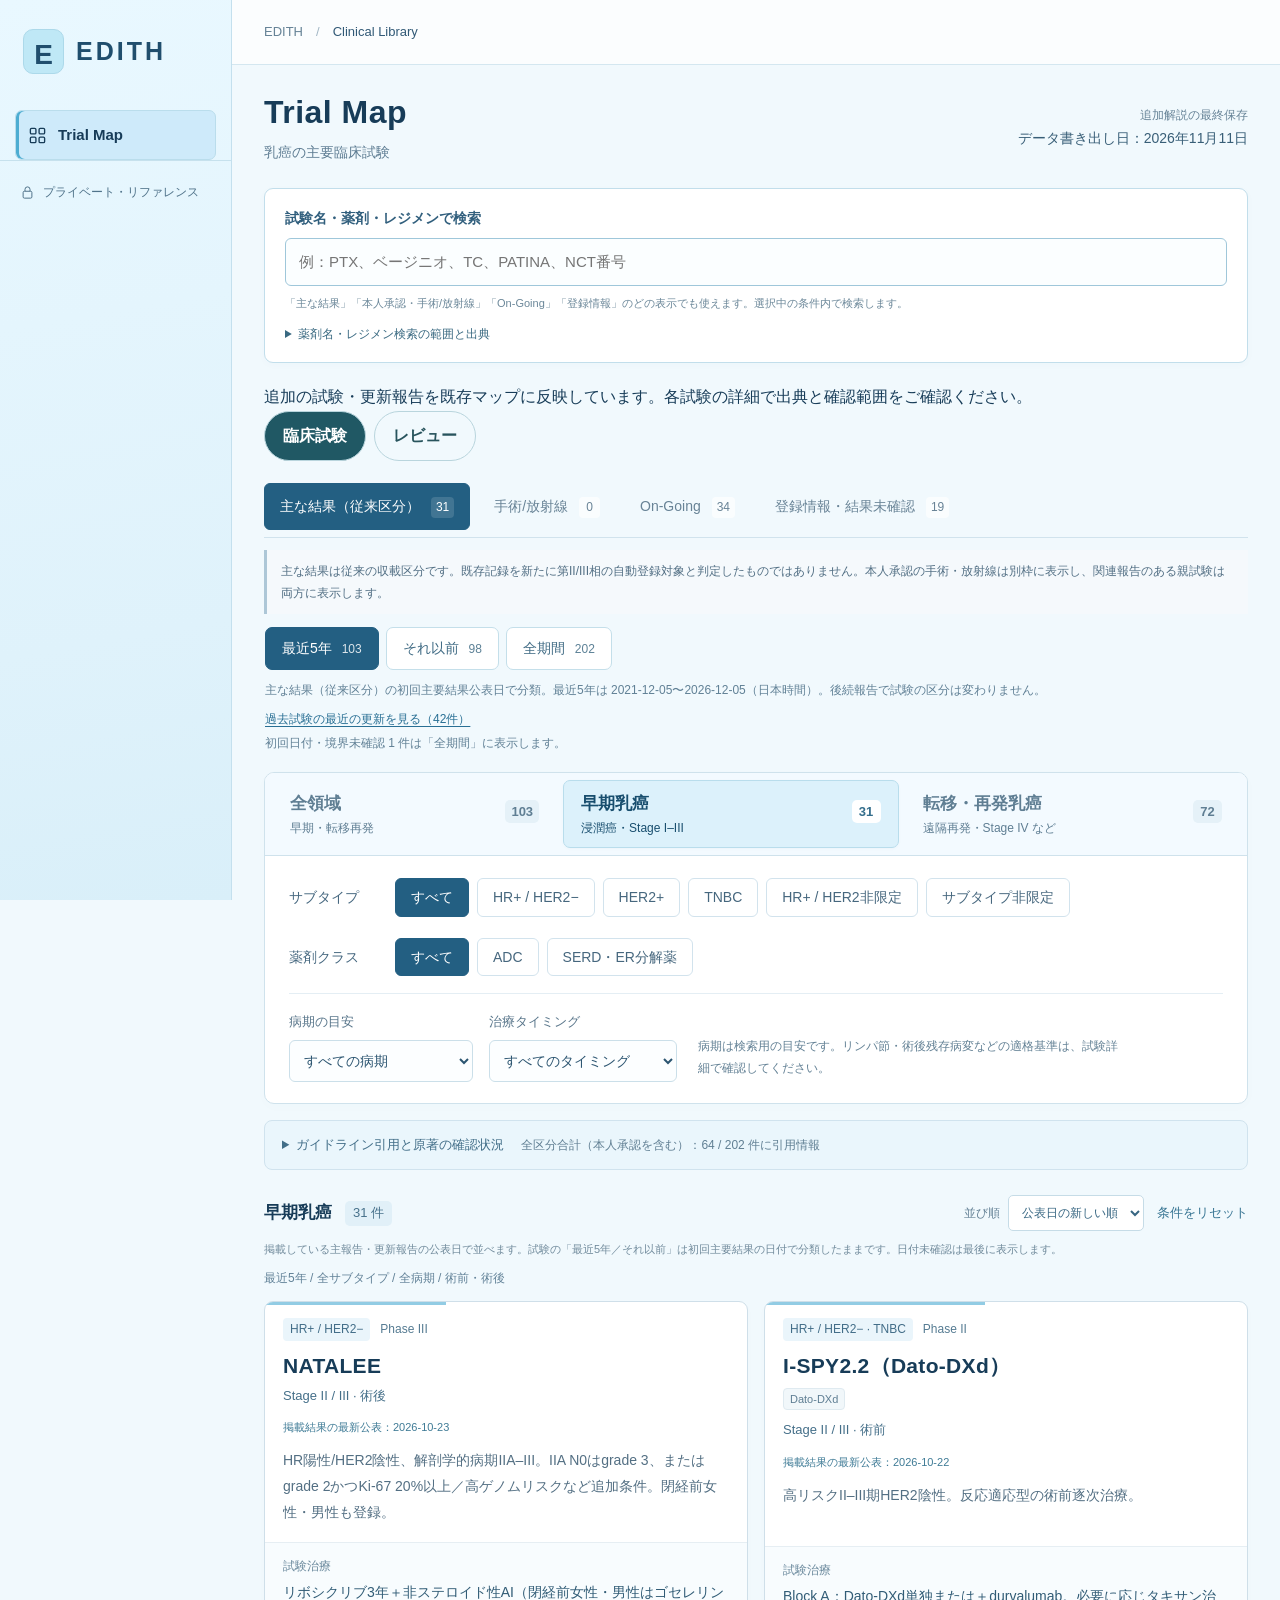
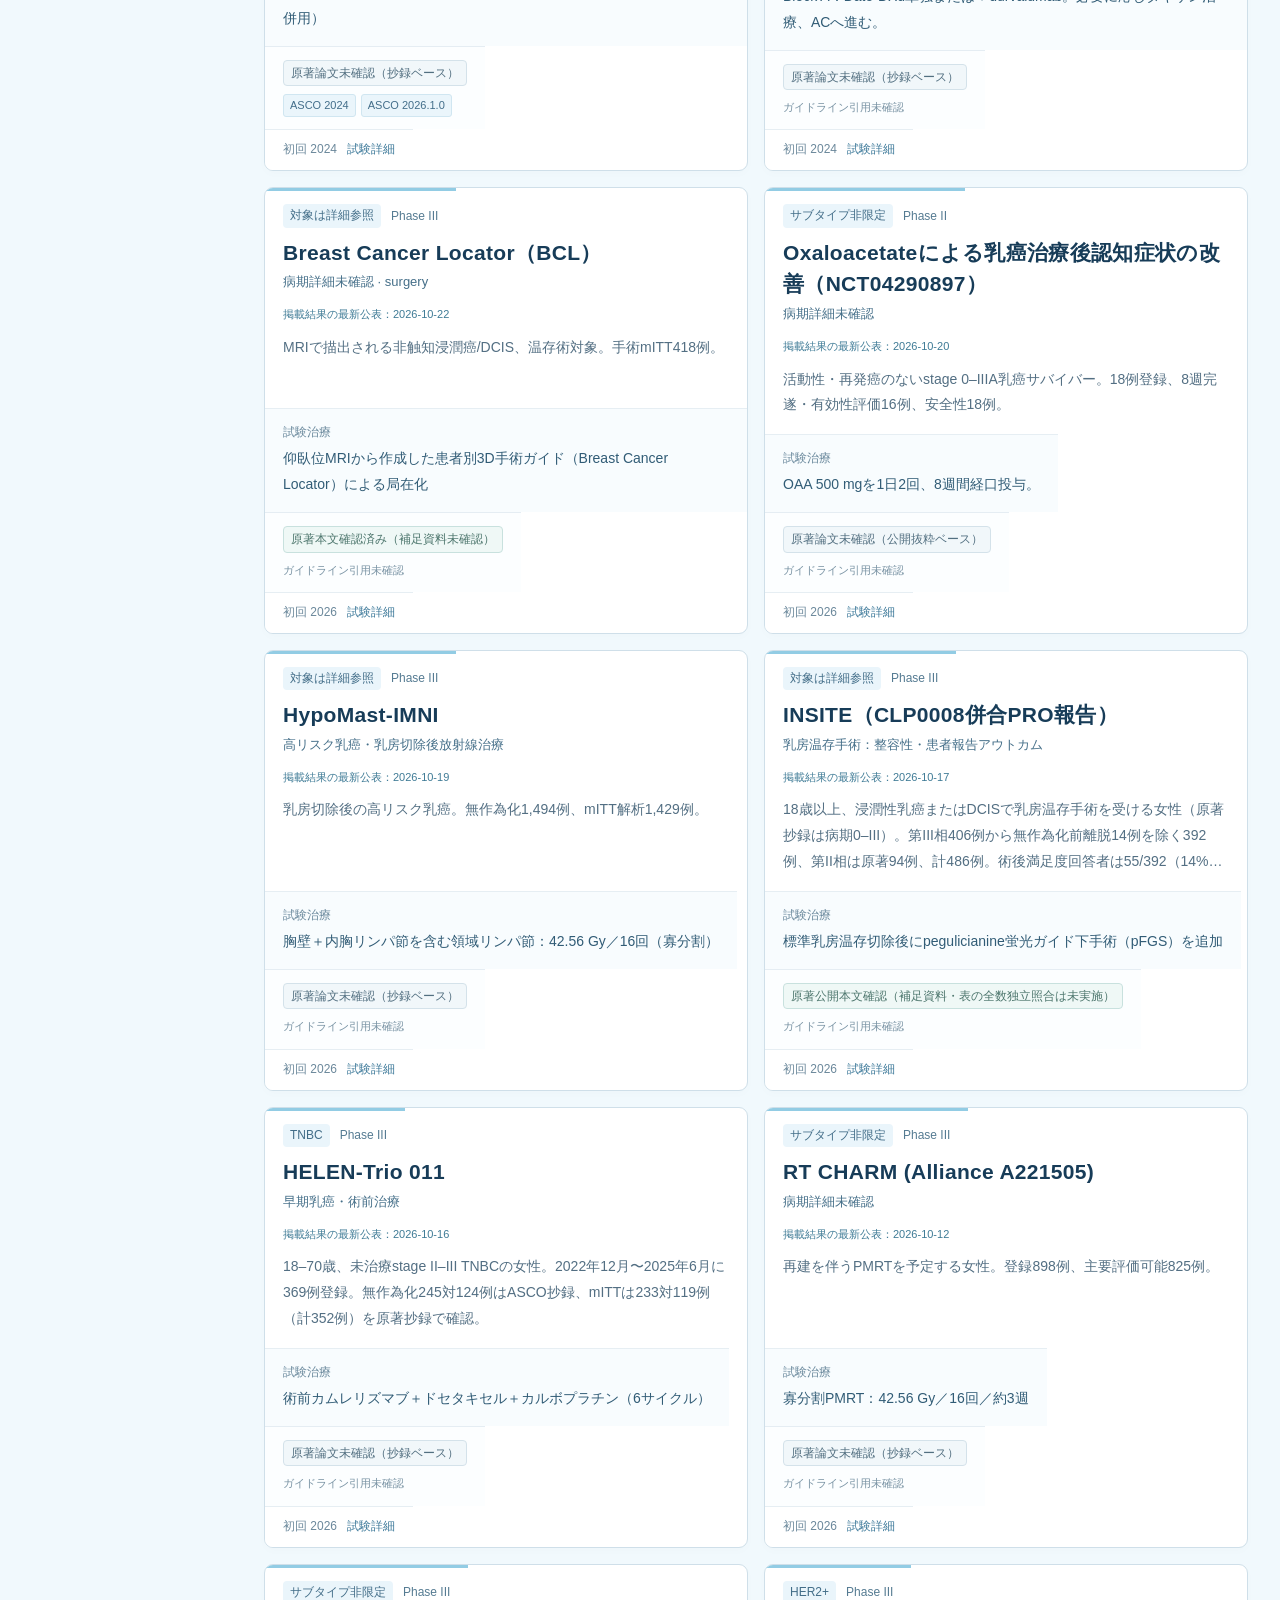
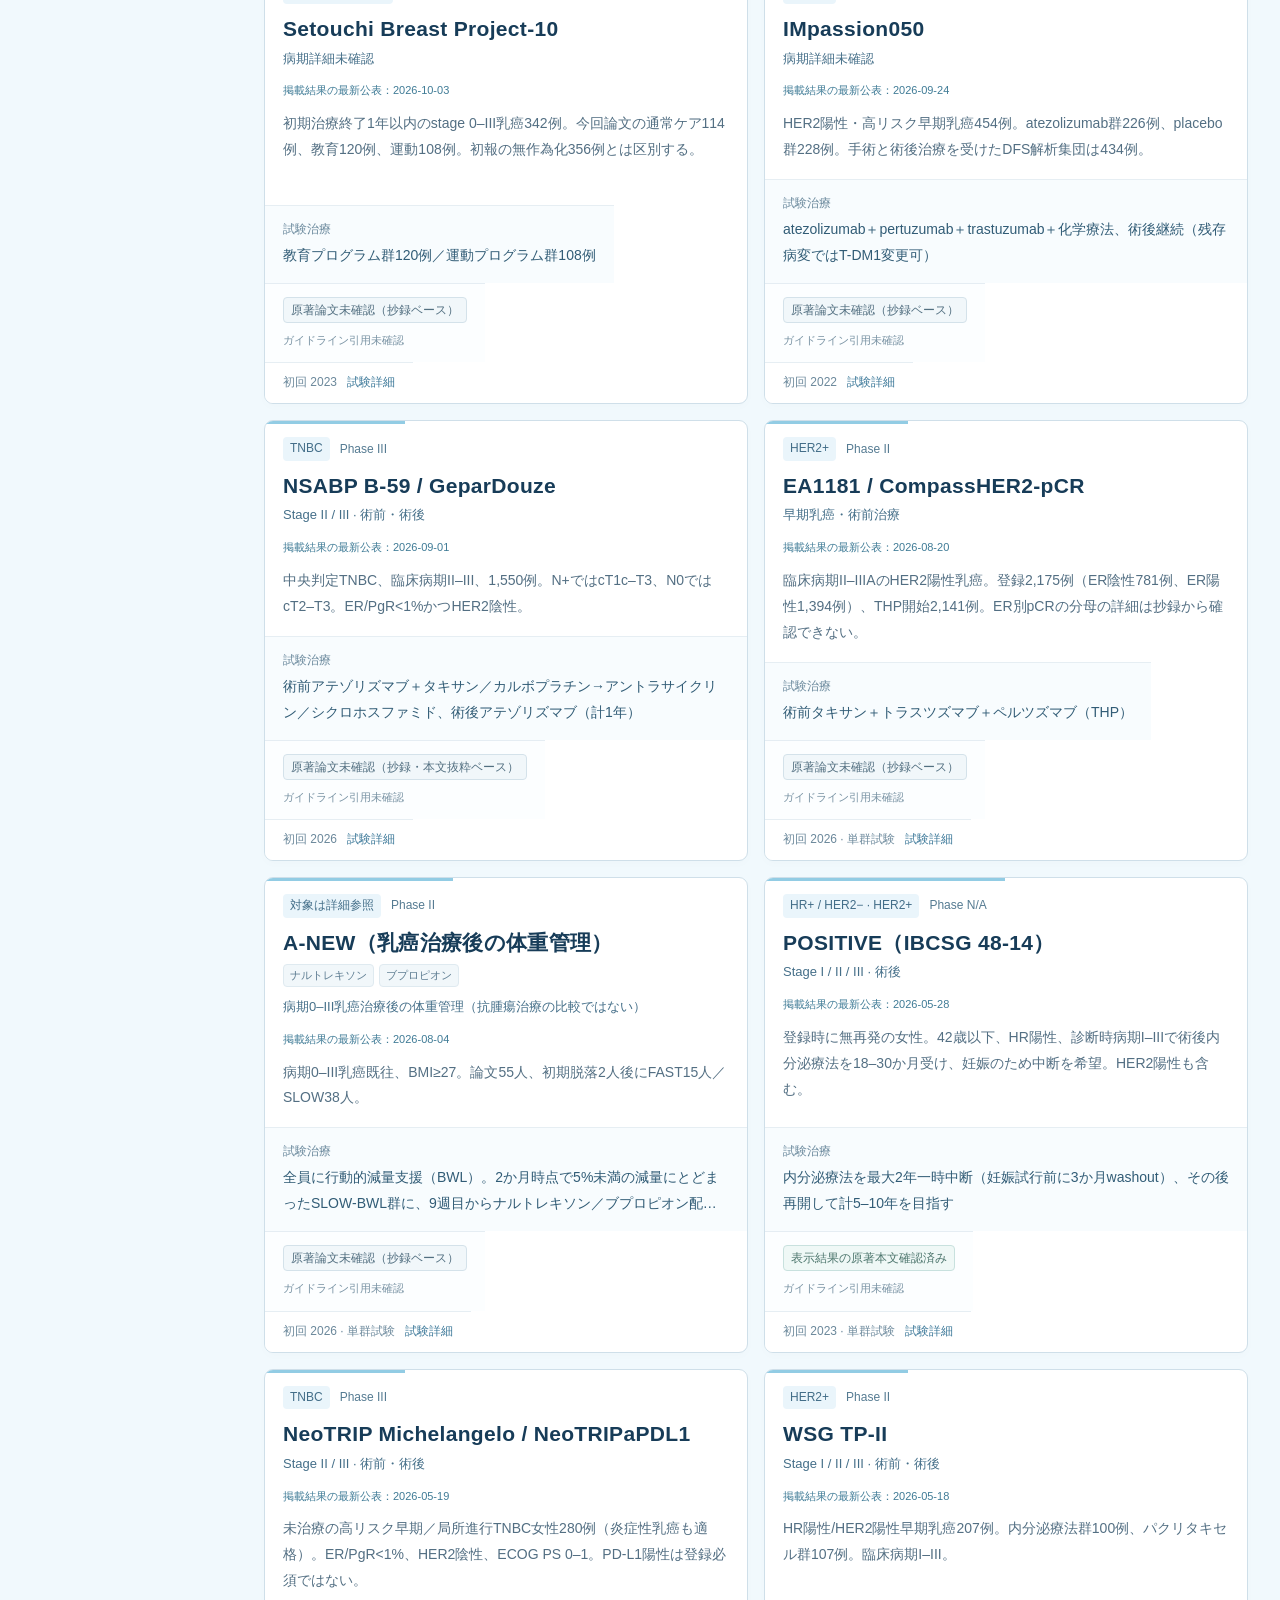
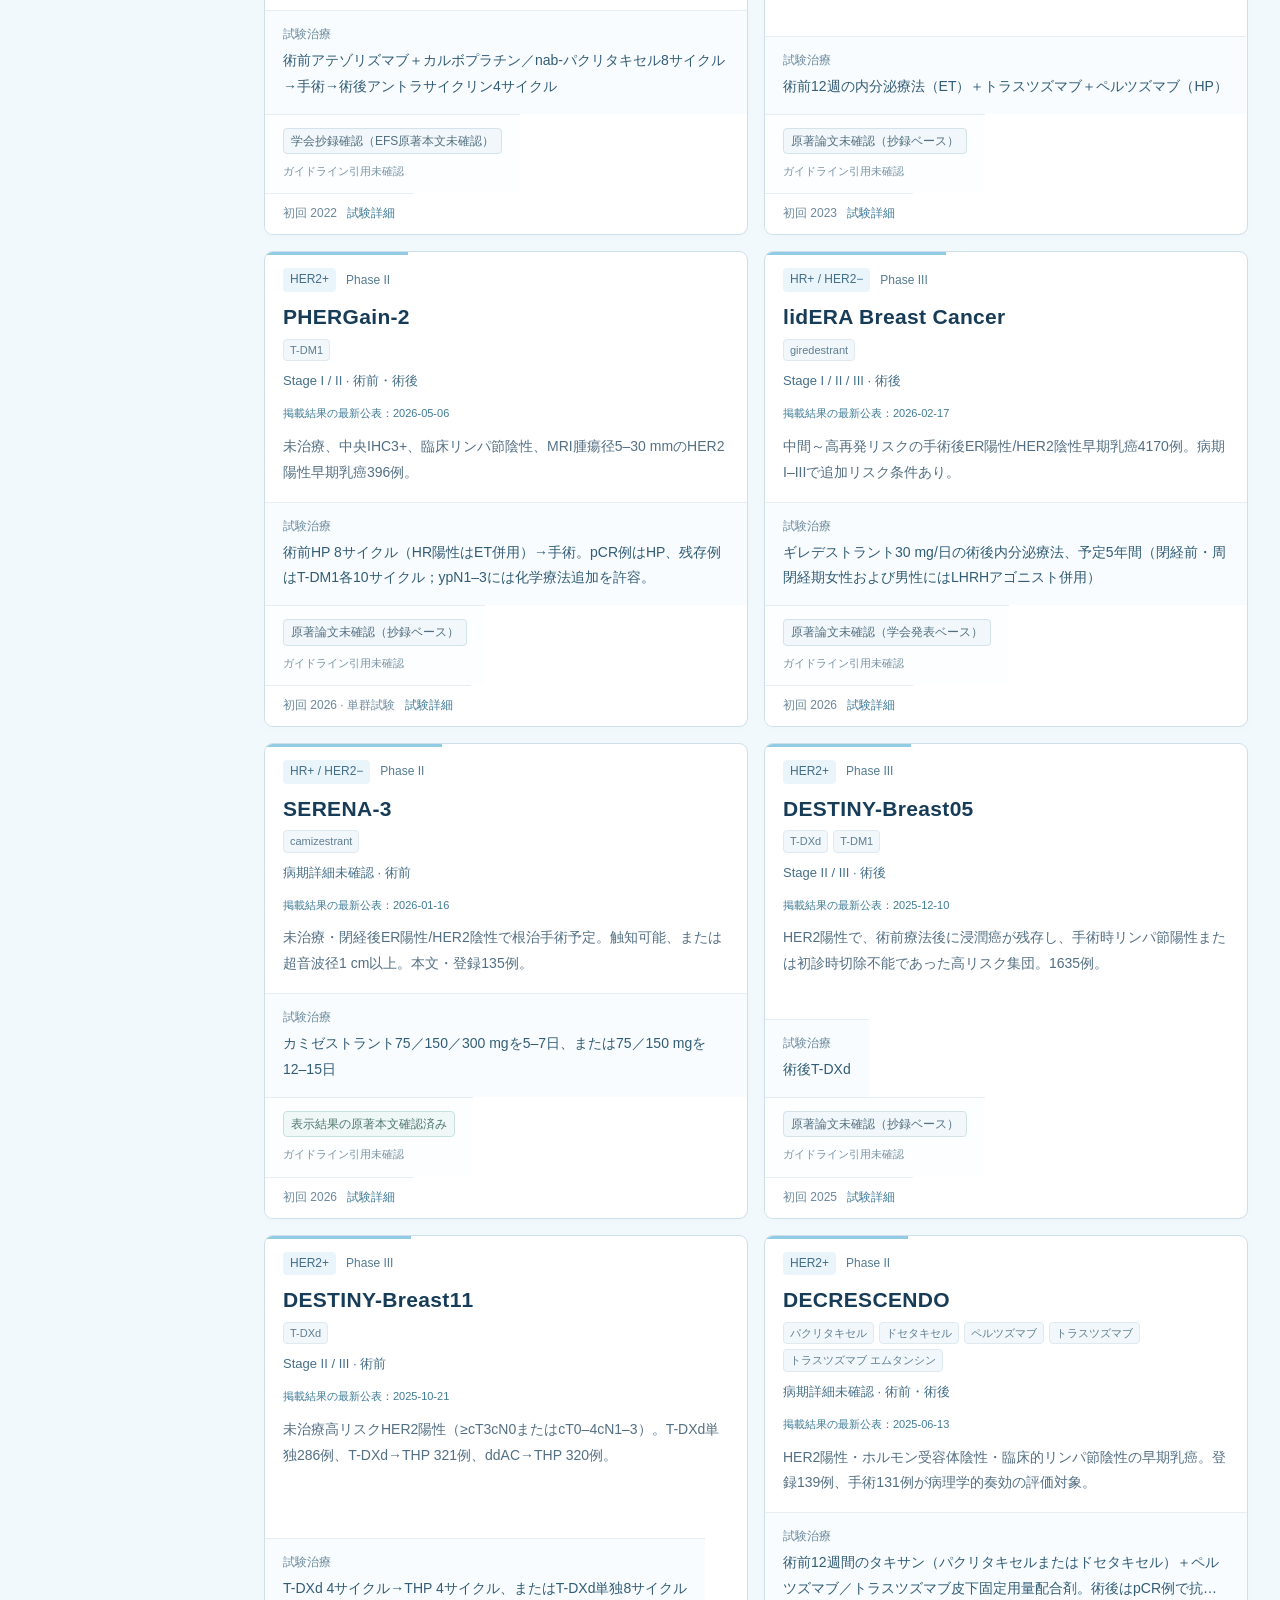
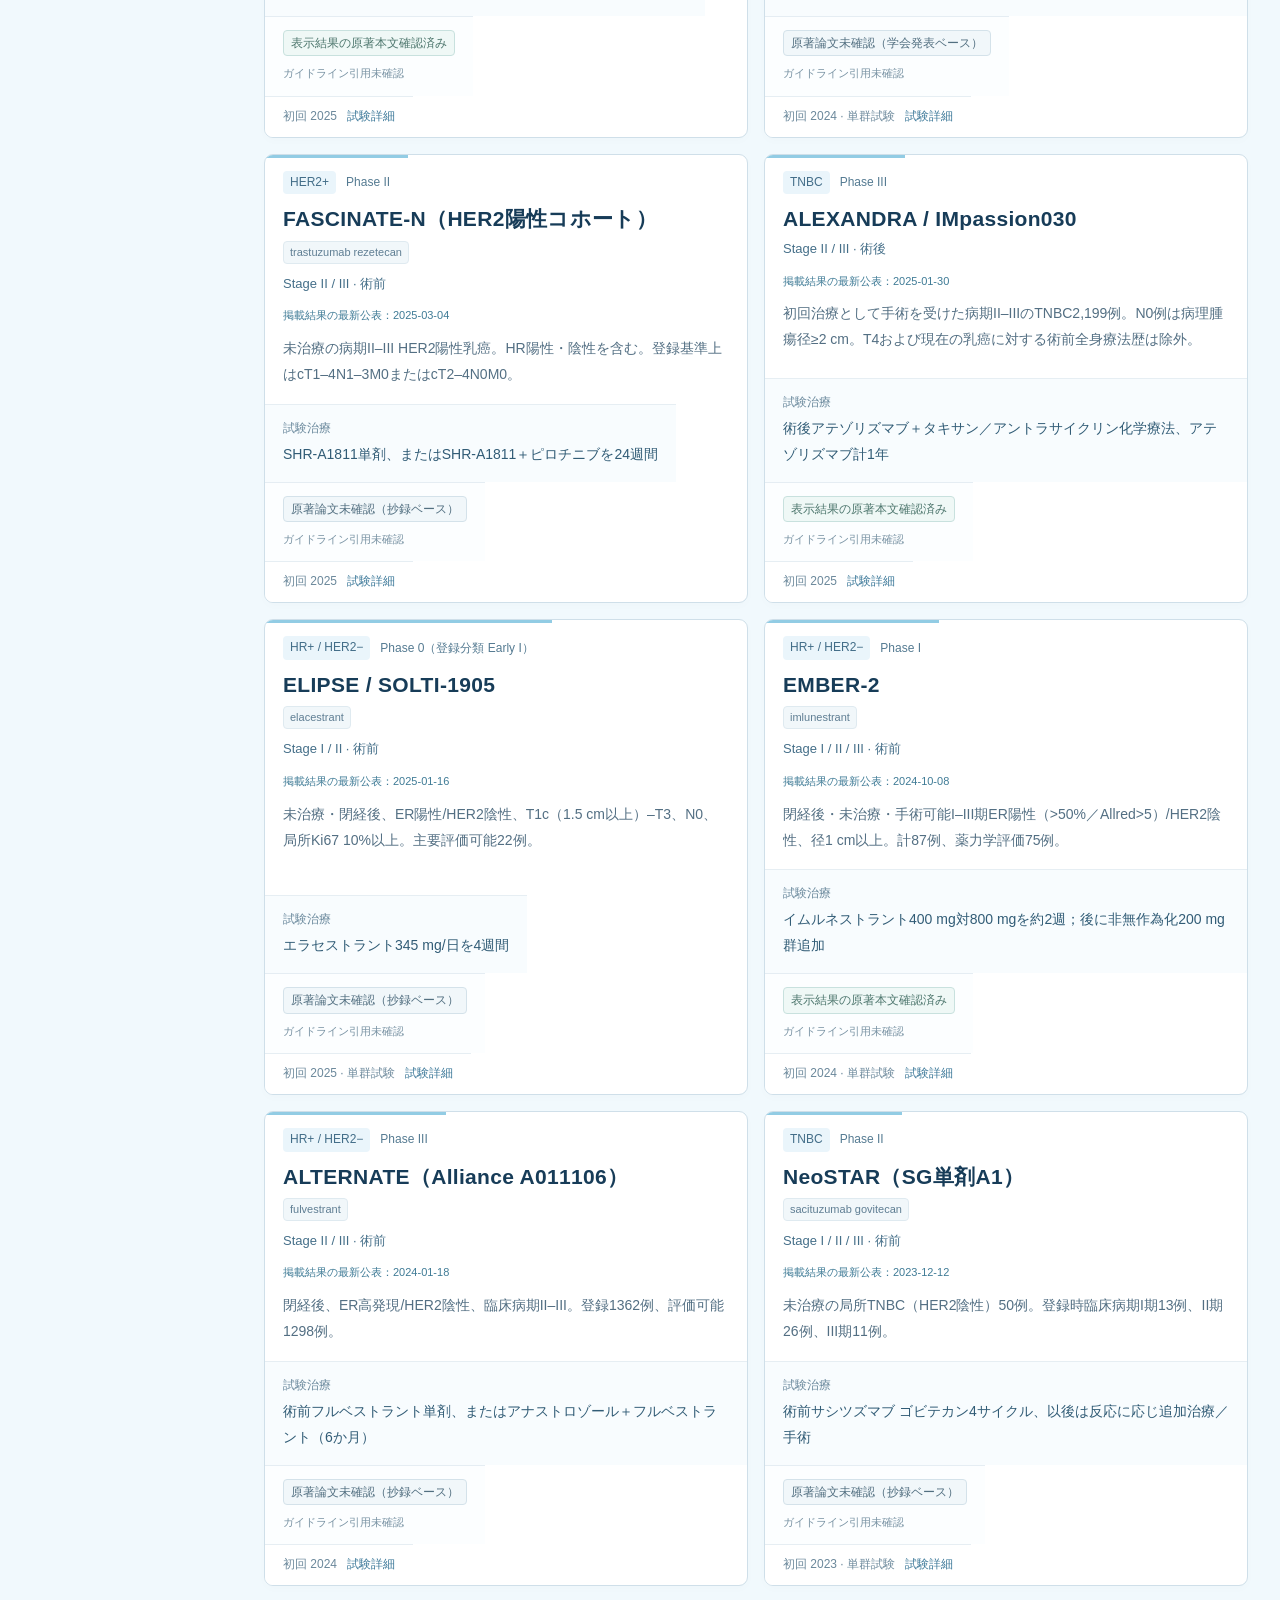
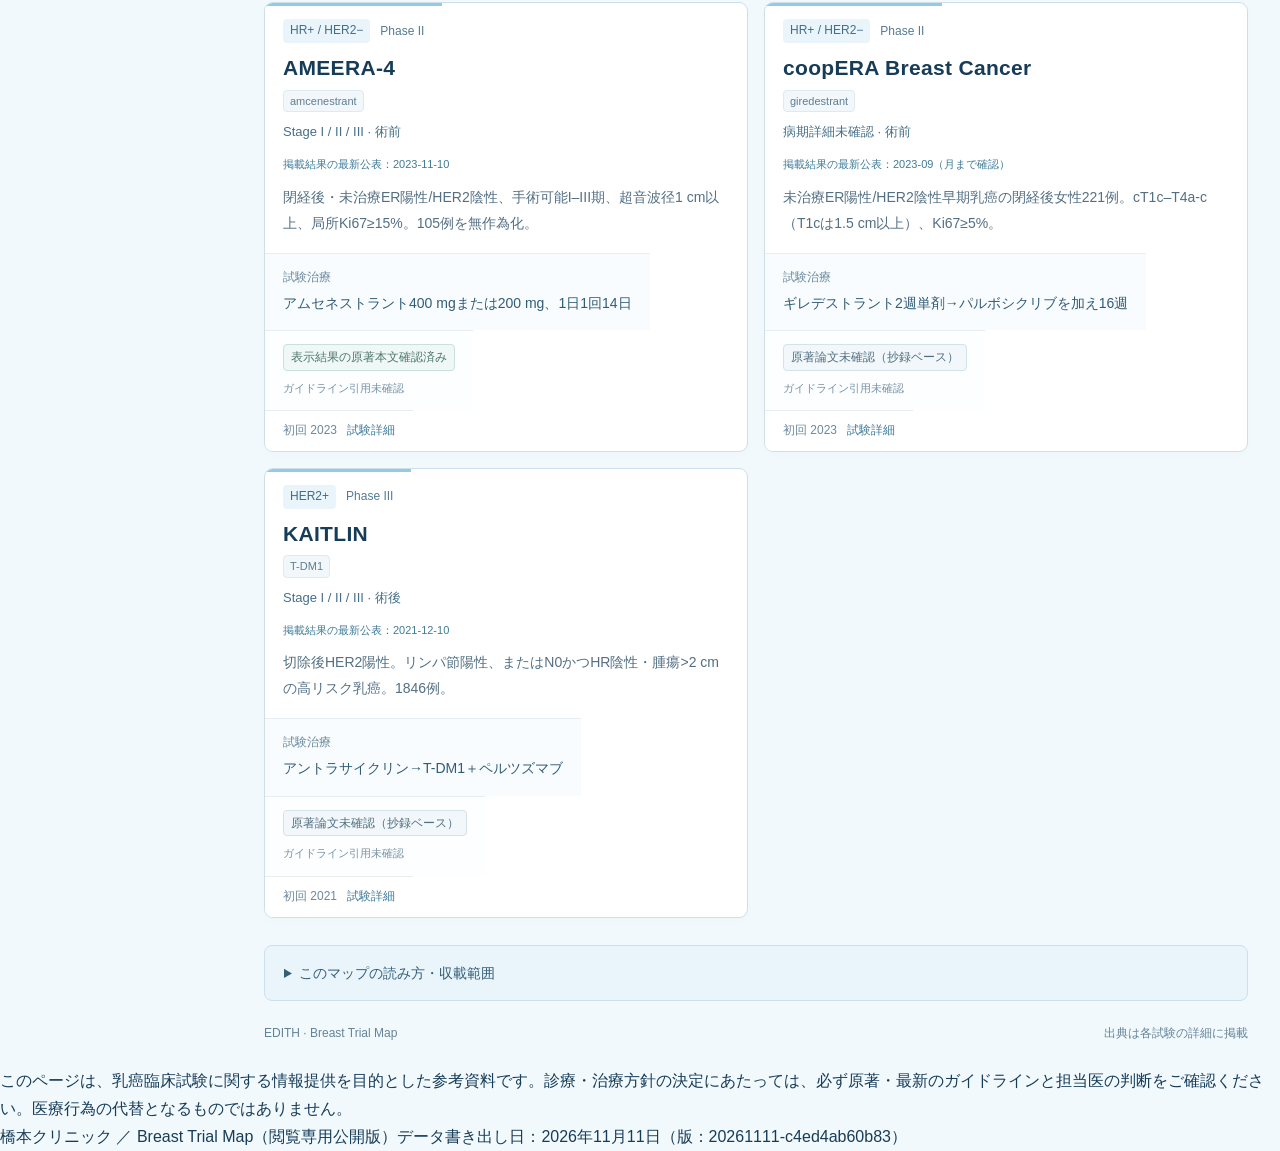
<file: index.html>
<!doctype html>
<html lang="ja"><head><meta charset="UTF-8"><meta http-equiv="Content-Security-Policy" content="default-src 'self'; connect-src 'none'; script-src 'self'; style-src 'self' 'unsafe-inline'; img-src 'self' data: https:; font-src 'self' data:; object-src 'none'; base-uri 'none'; form-action 'none'"><meta name="referrer" content="no-referrer"><meta name="robots" content="noindex, nofollow"><meta name="viewport" content="width=device-width, initial-scale=1"><meta name="theme-color" content="#e7f5fc"><title>Breast Trial Map | 乳癌臨床試験</title><meta name="description" content="乳癌の主要臨床試験を、早期・転移再発、サブタイプ、病期、治療の文脈で探すプライベート・リファレンス。"><link rel="icon" type="image/svg+xml" href="favicon.svg"><link rel="stylesheet" href="style.css?v=20261111-c4ed4ab60b83"><script src="trials.js" defer></script><script src="guidelines.js" defer></script><script src="pipeline.js" defer></script><script src="period.js" defer></script><script src="line-data.js" defer></script><script src="treatment-lines.js?v=20261111-c4ed4ab60b83" defer></script><script src="ongoing.js" defer></script><script src="search-aliases.js?v=20261111-c4ed4ab60b83" defer></script><script src="search-sort.js?v=20261111-c4ed4ab60b83" defer></script><script src="clinical-classification.js?v=20261111-c4ed4ab60b83" defer></script><script src="app.js?v=20261111-c4ed4ab60b83" defer></script><link rel="stylesheet" href="reviews.css?v=20261111-c4ed4ab60b83"></head>
<body>
<div class="shell">
<aside class="sidebar" aria-label="サイト情報">
<div class="brand"><span class="brand-icon" aria-hidden="true">E</span><div>EDITH</div></div>

<div class="nav-current"><svg viewBox="0 0 24 24" fill="none" stroke="currentColor" stroke-width="1.7" aria-hidden="true"><rect x="3" y="3" width="7" height="7" rx="1.5"/><rect x="14" y="3" width="7" height="7" rx="1.5"/><rect x="3" y="14" width="7" height="7" rx="1.5"/><rect x="14" y="14" width="7" height="7" rx="1.5"/></svg>Trial Map</div>

<div class="sidebar-footer"><svg viewBox="0 0 24 24" fill="none" stroke="currentColor" stroke-width="1.6" aria-hidden="true"><rect x="5" y="10" width="14" height="11" rx="2"/><path d="M8 10V7a4 4 0 0 1 8 0v3"/></svg>プライベート・リファレンス</div>
</aside>
<div class="workspace"><header class="topbar"><span class="breadcrumb">EDITH <span>/</span> <b>Clinical Library</b></span></header>
<main id="main"><div class="heading-row"><div><h1>Trial Map</h1><p class="heading-meta">乳癌の主要臨床試験</p></div><div class="edition" aria-live="polite"><span>追加解説の最終保存</span><span id="clinical-save-status">未確認（読込中）</span><time id="clinical-last-saved" hidden></time></div></div>
<section class="trial-search-panel" aria-label="臨床試験を検索"><label for="trial-query">試験名・薬剤・レジメンで検索</label><div class="trial-search-row"><input id="trial-query" type="search" placeholder="例：PTX、ベージニオ、TC、PATINA、NCT番号" autocomplete="off"><button id="clear-search" type="button" aria-label="検索語を消す" hidden>クリア</button></div><div class="trial-search-help"><span>「主な結果」「本人承認・手術/放射線」「On-Going」「登録情報」のどの表示でも使えます。選択中の条件内で検索します。</span><button id="broaden-search" type="button" hidden>絞り込みを外して検索</button></div><p id="search-expansion" class="search-expansion" aria-live="polite" hidden></p><details class="search-dictionary-help"><summary>薬剤名・レジメン検索の範囲と出典</summary><p>一般名・商品名・略称を、日本語・英語、全半角、大文字小文字、ハイフンの違いをそろえて照合します。複数語はすべてに一致する試験を表示します。薬剤は試験治療・対照・収載薬剤・対象／前治療条件を含み、一致した欄を各カードに表示します。</p><p>PTX／パクリタキセルとnab-PTX／アブラキサン、抗体とADC、通常型とリポソーム製剤は区別します。TCは乳癌のドセタキセル＋シクロホスファミド、ACはドキソルビシン＋シクロホスファミド、ECはエピルビシン＋シクロホスファミドとして検索します。TH／THPのタキサンの種類は各試験で確認してください。</p><p>レジメンは収載された治療群の構成・併用／逐次投与を照合できたものを検索します。別々の単剤選択肢や異なる群の薬剤をまとめて併用とは扱いません。名称照合は承認・適応や製剤の互換性を意味しません。</p><div id="search-name-sources" class="search-name-sources" hidden></div></details></section>
<p id="approved-status" class="request-hint" hidden aria-live="polite"></p><nav class="collection-tabs" aria-label="コレクション"><a href="./" aria-current="page">臨床試験</a><a href="reviews.html">レビュー</a></nav><div class="evidence-tabs primary-views" role="group" aria-label="試験の表示"><button data-view="published" class="selected" aria-pressed="true">主な結果（従来区分） <span id="published-count"></span></button><button data-view="local-therapy" aria-pressed="false">本人承認・手術/放射線 <span id="local-therapy-count"></span></button><button data-view="ongoing" aria-pressed="false">On-Going <span id="ongoing-count"></span></button><button data-view="pipeline" aria-pressed="false">登録情報・結果未確認 <span id="pipeline-count"></span></button></div>
<p id="collection-scope-note" class="collection-scope-note" aria-live="polite"></p>
<section class="period-panel" aria-label="初回主要結果の公表時期"><div class="period-tabs" role="group" aria-label="公表時期"><button data-period="recent" class="selected" aria-pressed="true">最近5年 <span id="recent-count"></span></button><button data-period="older" aria-pressed="false">それ以前 <span id="older-count"></span></button><button data-period="all" aria-pressed="false">全期間 <span id="all-count"></span></button></div><p id="period-note" class="period-note"></p><div class="period-actions"><button id="show-recent-updates" class="period-link"></button><label id="updates-only-option" hidden><input type="checkbox" id="updates-only"> 最近5年の更新がある過去試験だけ</label></div><p id="period-unknown" class="period-note" hidden></p></section>
<section class="filter-panel" aria-label="試験の絞り込み"><div class="setting-tabs" role="group" aria-label="治療領域"><button data-setting="all" id="all-settings" class="setting" aria-pressed="false"><span>全領域</span><small>早期・転移再発</small><b id="setting-all-count"></b></button><button data-setting="early" class="setting active" aria-pressed="true"><span>早期乳癌</span><small>浸潤癌・Stage I–III</small><b id="early-count"></b></button><button data-setting="metastatic" class="setting" aria-pressed="false"><span>転移・再発乳癌</span><small>遠隔再発・Stage IV など</small><b id="metastatic-count"></b></button></div>
<div class="filter-body"><div class="subtype-row"><span class="filter-label">サブタイプ</span><div class="chips" role="group" aria-label="サブタイプ"><button data-subtype="all" aria-pressed="true" class="chip selected">すべて</button><button data-subtype="HR+/HER2-" aria-pressed="false" class="chip">HR+ / HER2−</button><button data-subtype="HER2+" aria-pressed="false" class="chip">HER2+</button><button data-subtype="TNBC" aria-pressed="false" class="chip">TNBC</button><button data-subtype="HR+（HER2非限定）" aria-pressed="false" class="chip">HR+ / HER2非限定</button><button data-subtype="サブタイプ非限定" aria-pressed="false" class="chip">サブタイプ非限定</button></div></div>
<div class="drug-class-row"><span class="filter-label">薬剤クラス</span><div class="chips" role="group" aria-label="薬剤クラス"><button data-drugclass="all" class="chip selected" aria-pressed="true">すべて</button><button data-drugclass="ADC" class="chip" aria-pressed="false">ADC</button><button data-drugclass="ER" class="chip" aria-pressed="false">SERD・ER分解薬</button></div></div>
<div id="agent-filter" class="agent-filter" hidden><label>薬剤（比較群を含む）<select id="agent"><option value="all">すべての薬剤</option></select></label><p>薬剤は主介入・併用基盤・比較群を含みます。試験の問いと前治療条件は詳細で確認してください。</p></div>
<div class="context-filters" id="early-filters"><label>病期の目安<select id="stage"><option value="all">すべての病期</option><option value="I">Stage I</option><option value="II">Stage II</option><option value="III">Stage III</option><option value="unconfirmed">病期詳細未確認</option></select></label><label>治療タイミング<select id="timing"><option value="all">すべてのタイミング</option><option value="neoadjuvant">術前薬物療法</option><option value="adjuvant">術後薬物療法</option></select></label><p class="context-note">病期は検索用の目安です。リンパ節・術後残存病変などの適格基準は、試験詳細で確認してください。</p></div>
<div class="metastatic-filter-group" id="metastatic-filters" hidden><div class="context-filters line-number-filters"><label>ラインの数え方<select id="line-basis"><option value="systemic">全身療法全体</option><option value="endocrine">内分泌療法</option><option value="chemotherapy">化学療法・ADC</option><option value="antiher2">抗HER2療法（HER2陽性）</option></select></label><label>転移・再発治療のライン<select id="line-number"><option value="all">すべてのライン</option><option value="1">1L（一次治療）</option><option value="2">2L（二次治療）</option><option value="3plus">3L以降</option><option value="multiple">複数区分を含む試験</option><option value="unknown">未分類・この基準の対象外</option></select></label><label>前治療の文脈<select id="line"><option value="all">すべての治療文脈</option><option value="firstline">一次治療の文脈</option><option value="endocrine_pretreated">内分泌療法後</option><option value="her2_pretreated">抗HER2療法後</option><option value="chemo_pretreated">化学療法後</option></select></label></div><p id="line-filter-note" class="line-filter-note">転移・再発後の治療歴で分類します。周術期治療は数えず、維持療法は導入と同じラインです。</p><p id="line-coverage-note" class="line-coverage-note"></p></div></div></section>
<details class="guideline-coverage" id="guideline-coverage"><summary>ガイドライン引用と原著の確認状況 <span id="guideline-summary"></span></summary><div id="guideline-coverage-content"></div></details>

<section id="ongoing-panel" class="ongoing-panel" aria-label="進行中の臨床試験" hidden>
<div class="ongoing-heading"><div><h2>On-Going clinical trials</h2></div><span class="snapshot-label">登録情報の照合 2026.10.08</span></div>
<div id="ongoing-summary" class="ongoing-summary" aria-live="polite"></div>
<p class="ongoing-scope">主要な第II・III相を中心とした選定リストです。主な結果が既にある試験の長期追跡をすべて含めるものではありません。試験終了・中止は初期表示から除外しています。</p>
<div class="ongoing-filters"><label>登録上の状況<select id="ongoing-status"><option value="ongoing">進行中すべて</option><option value="RECRUITING">募集中</option><option value="ACTIVE_NOT_RECRUITING">募集終了・治療／追跡中</option><option value="NOT_YET_RECRUITING">募集開始前</option><option value="ENROLLING_BY_INVITATION">招待による登録</option><option value="COMPLETED">試験終了（結果状況は別欄）</option><option value="stopped">中止・中断</option><option value="all">登録試験すべて</option></select></label><label>試験相<select id="ongoing-phase"><option value="all">すべて</option><option value="III">第III相を含む</option><option value="II">第II相を含む</option></select></label><label>国内施設の記載<select id="ongoing-japan"><option value="all">すべて</option><option value="yes">日本の施設記載あり</option><option value="none">国内施設記載を確認できず</option></select></label><label>並び順<select id="ongoing-sort"><option value="updated">登録更新日の新しい順</option><option value="completion">主要評価完了予定・実績順</option><option value="name">試験名順</option></select></label></div>
<p class="ongoing-date-note">Primary Completion Date は主要評価項目のデータ収集完了日です。結果発表日・論文公表の予測ではありません。募集状況は試験全体の登録情報で、国内施設での現在の受付を保証しません。</p>
</section>
<div class="results-heading"><div><h2 id="result-title">早期乳癌</h2><span id="result-count" aria-live="polite"></span></div><div class="result-controls"><label id="result-sort-wrap">並び順<select id="result-sort"><option value="newest">公表日の新しい順</option><option value="oldest">公表日の古い順</option><option value="name">試験名順</option></select></label><button id="reset" class="reset">条件をリセット</button></div></div>
<p id="sort-note" class="sort-note"></p><div id="active-context" class="active-context"></div><p id="pipeline-note" class="pipeline-note" hidden>登録上の状況と論文の公表状況は別です。この欄の結果は比較・推奨に用いず、登録情報を確認してください。</p><section id="results" class="trial-grid" aria-label="該当する臨床試験"></section>
<div id="empty" class="empty" hidden><div class="empty-symbol" aria-hidden="true">∅</div><h3>この条件に一致する収載試験はありません</h3><p>条件を広げて確認してください。該当する臨床エビデンスが存在しない、という意味ではありません。</p><button id="empty-reset">条件をリセット</button></div>
<details class="methodology"><summary>このマップの読み方・収載範囲</summary><div><p>初回主要結果の原著公表日で「最近5年」と「それ以前」を分けます。原著がある試験は学会初報ではなく最初の主要結果論文を使用し、学会・企業公表のみの記録はその一次結果の公表日を使用します。後続のOSや長期追跡報告では区分を移さず、過去試験の最近の更新として確認できます。年・月までしか確認できない日付が境界をまたぐ場合は「全期間」に表示します。</p><p>診療に影響した主要ランダム化第III相試験を中心に、APT、HER2CLIMB など重要な第II相試験も選定した、網羅的ではない固定版です。新着論文の自動配信ではありません。ADC、SERD・ER分解薬などの公表試験と登録試験を分けて整理しています。「On-Going」は同じ登録データを進行状況から見渡す表示であり、別の試験として重複計上しません。登録情報の取得日と登録自体の更新日を区別します。全論文の完全な網羅を保証するものではありません。件数は試験・主要コホート・統合解析の表示レコード数であり、独立したランダム化試験の総数ではありません。</p><p>ガイドラインのラベルは、記載された版・章で試験の引用を確認したことを示します。現在の推奨や全版の網羅を意味しません。ガイドラインの引用確認と、原著全文の確認状況は別々に表示します。抄録・学会発表ベースの記録では、そこから確認できる範囲の結果に限定しています。</p><p>「早期」は浸潤癌を対象とし、DCIS の試験は含みません。病期フィルターは各試験の解剖学的病期・T/N条件を粗く整理した検索軸です。予後病期と同一ではなく、選択された病期のすべての患者が試験対象になるわけではありません。術前の適格条件と、術後残存病変による高リスク選択は区別します。抄録で詳細病期を確認できない試験は「病期詳細未確認」に置き、I–IIIの各条件には含めません。</p><p>ライン検索は進行・転移再発後の試験治療の順番を示します。「全身療法全体」と、内分泌療法・化学療法/ADC・抗HER2療法の順番は別です。周術期治療は転移期のラインに加算せず、維持療法は導入と同じラインです。試験で複数のラインを許容するときは該当する各区分に表示します。「複数区分」は1L・2L・3L以降をまたぐ試験で、3L以降のみの中での範囲は含みません。適格条件の原文、既存の出典付き対象記述と確認範囲を詳細に示します。治療薬の一般的な使用順序から推測した分類ではありません。番号未確認、複数コホートを分離できない場合、その治療種別に当てはまらない場合は「未分類・対象外」とします。</p><p>「転移・再発」は遠隔再発・Stage IV を中心とし、一部の試験には切除不能局所進行例も含まれます。同じ試験が複数のサブタイプ・治療文脈に表示されることがあります。HER2-low は HER2陽性として扱いません。古いHR陽性試験でHER2条件が限定されていない記録は、別の「HR+ / HER2非限定」区分に置く場合があります。「サブタイプ非限定」は試験の適格条件が現代のサブタイプに限定されなかったことを示し、各サブタイプで同じ効果が証明された意味ではありません。</p><p>記載は各論文の対象・比較・解析時点を要約したもので、現在の承認・保険適用・ガイドラインの推奨を判定するものではありません。患者ごとの治療判断には、原著・最新ガイドライン・添付文書を確認してください。国内承認は確認済みと明記した個別項目のみ照合しています。保険適用・診療報酬は未照合です。</p><p class="glossary"><b>略語</b>　ET：内分泌療法 / pCR：病理学的完全奏効 / DFS・iDFS：無病生存・浸潤性無病生存 / EFS：イベントフリー生存 / PFS：無増悪生存 / OS：全生存</p></div></details>
<footer class="page-footer"><span>EDITH · Breast Trial Map</span><span>出典は各試験の詳細に掲載</span></footer></main></div></div>
<dialog id="trial-dialog" aria-labelledby="detail-name"><div class="detail-header"><span class="eyebrow">TRIAL DETAILS</span><button id="close-dialog" class="close" aria-label="試験詳細を閉じる">×</button></div><div id="detail-content"></div></dialog>
<script src="approved-data.js?v=20261111-c4ed4ab60b83"></script><script src="approved-explanations.js?v=20261111-c4ed4ab60b83"></script><footer class="public-footer"><p>このページは、乳癌臨床試験に関する情報提供を目的とした参考資料です。診療・治療方針の決定にあたっては、必ず原著・最新のガイドラインと担当医の判断をご確認ください。医療行為の代替となるものではありません。</p><p>橋本クリニック ／ Breast Trial Map（閲覧専用公開版）データ書き出し日：2026年11月11日（版：20261111-c4ed4ab60b83）</p></footer></body></html>
</file>
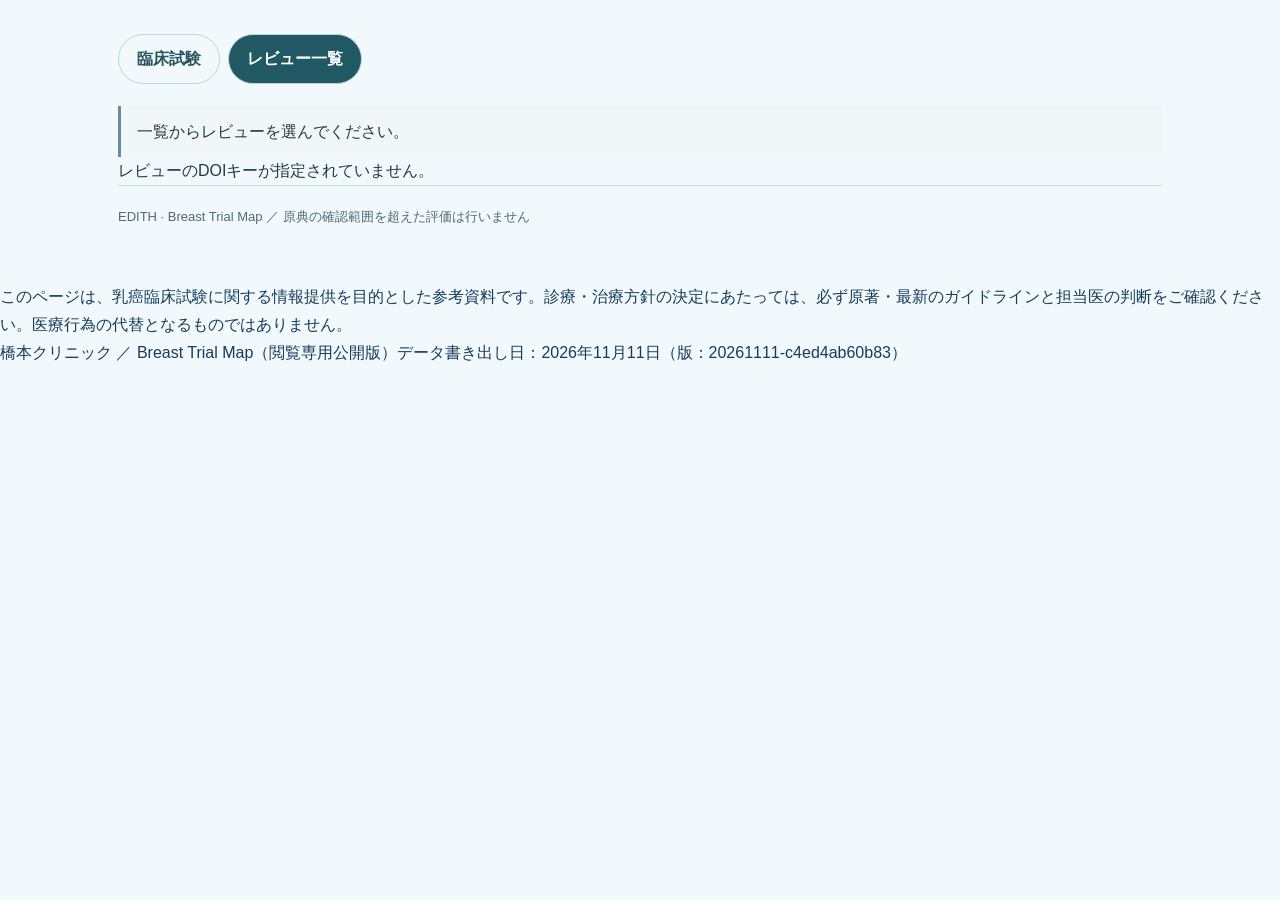
<file: review.html>
<!doctype html><html lang="ja"><head><meta charset="utf-8"><meta http-equiv="Content-Security-Policy" content="default-src 'self'; connect-src 'none'; script-src 'self'; style-src 'self' 'unsafe-inline'; img-src 'self' data: https:; font-src 'self' data:; object-src 'none'; base-uri 'none'; form-action 'none'"><meta name="referrer" content="no-referrer"><meta name="robots" content="noindex, nofollow"><meta name="viewport" content="width=device-width,initial-scale=1"><title>レビュー詳細 | Breast Trial Map</title><link rel="icon" href="favicon.svg"><link rel="stylesheet" href="style.css?v=20261111-c4ed4ab60b83"><link rel="stylesheet" href="reviews.css?v=20261111-c4ed4ab60b83"><script src="reviews-data.js?v=20261111-c4ed4ab60b83" defer></script><script src="reviews.js?v=20261111-c4ed4ab60b83" defer></script></head><body><main class="review-page" data-review-page="detail"><nav class="collection-tabs" aria-label="コレクション"><a href="./">臨床試験</a><a href="reviews.html" aria-current="page">レビュー一覧</a></nav><p id="review-notice" class="review-notice" aria-live="polite"></p><button id="review-retry" class="review-more" type="button" hidden>再試行</button><article id="review-detail" aria-live="polite"></article><noscript><p>レビューの詳細を表示するにはJavaScriptを有効にしてください。</p></noscript><footer>EDITH · Breast Trial Map ／ 原典の確認範囲を超えた評価は行いません</footer></main><footer class="public-footer"><p>このページは、乳癌臨床試験に関する情報提供を目的とした参考資料です。診療・治療方針の決定にあたっては、必ず原著・最新のガイドラインと担当医の判断をご確認ください。医療行為の代替となるものではありません。</p><p>橋本クリニック ／ Breast Trial Map（閲覧専用公開版）データ書き出し日：2026年11月11日（版：20261111-c4ed4ab60b83）</p></footer></body></html>
</file>
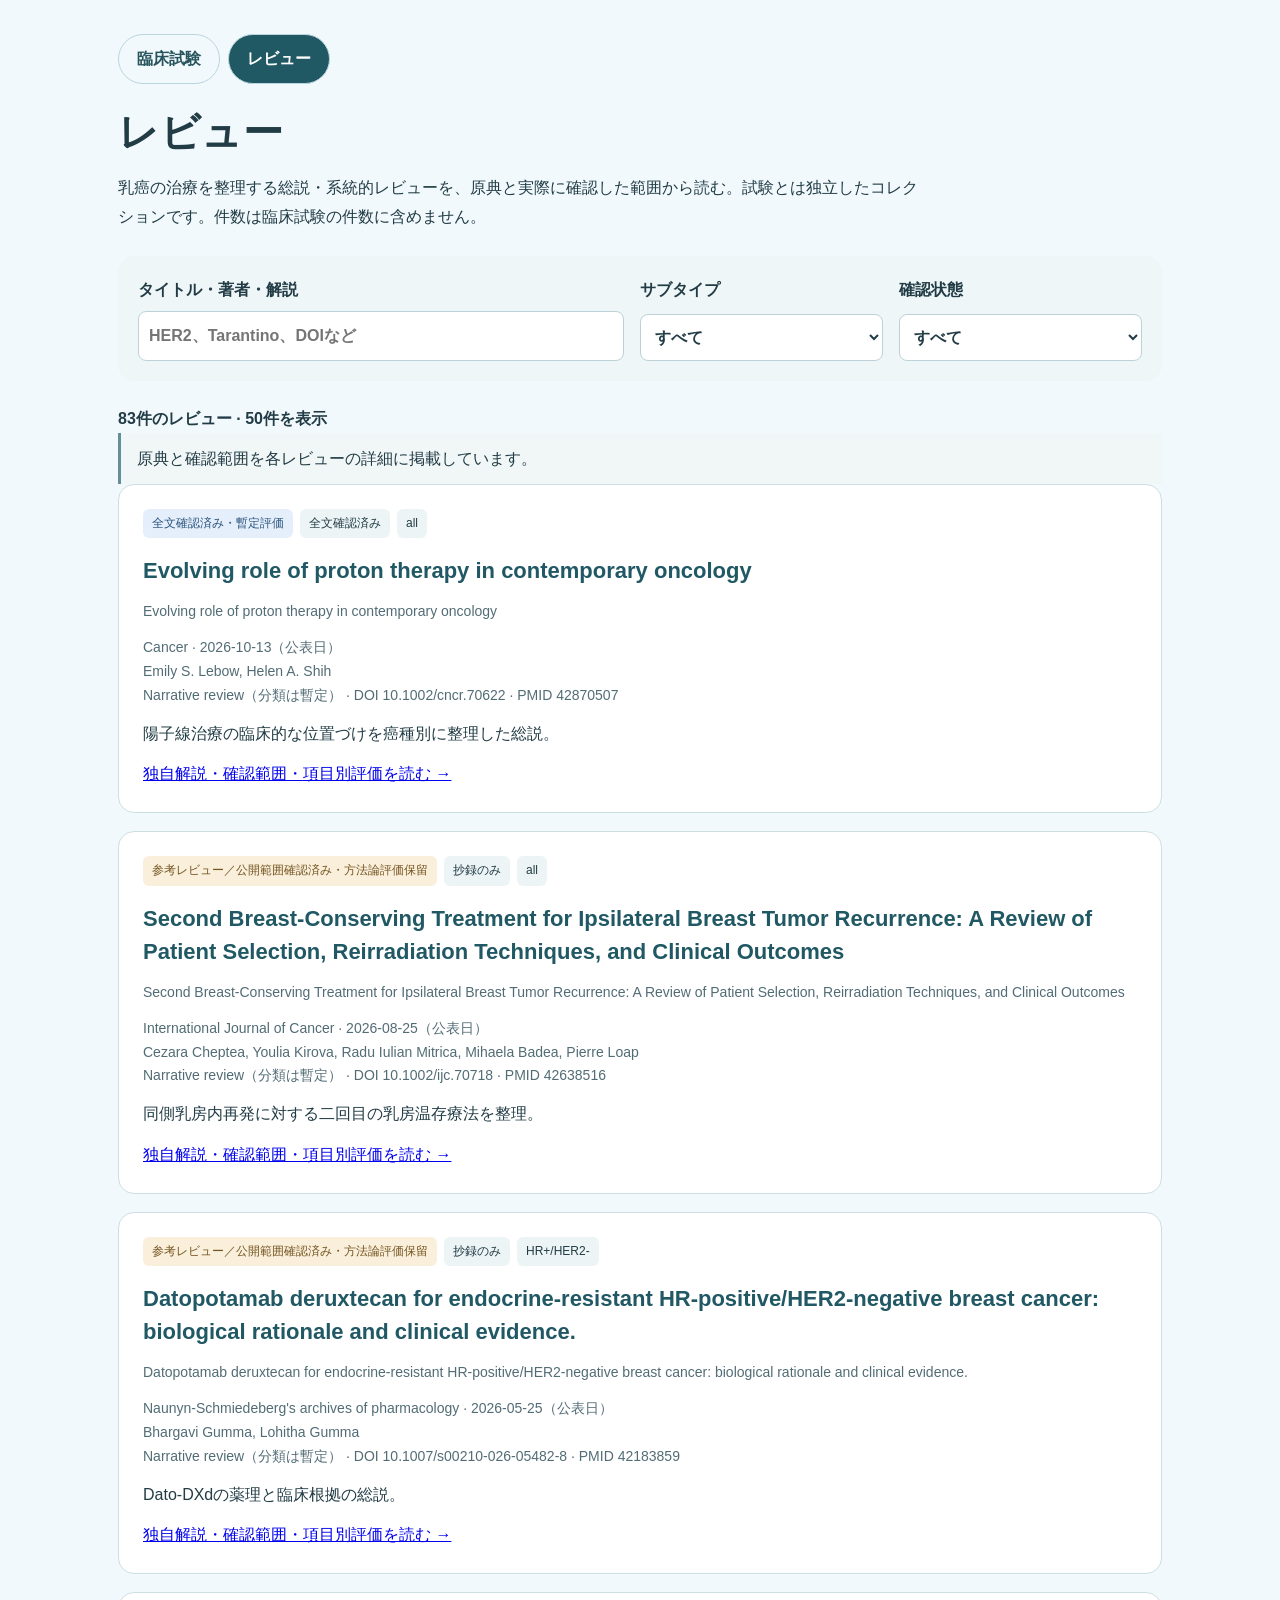
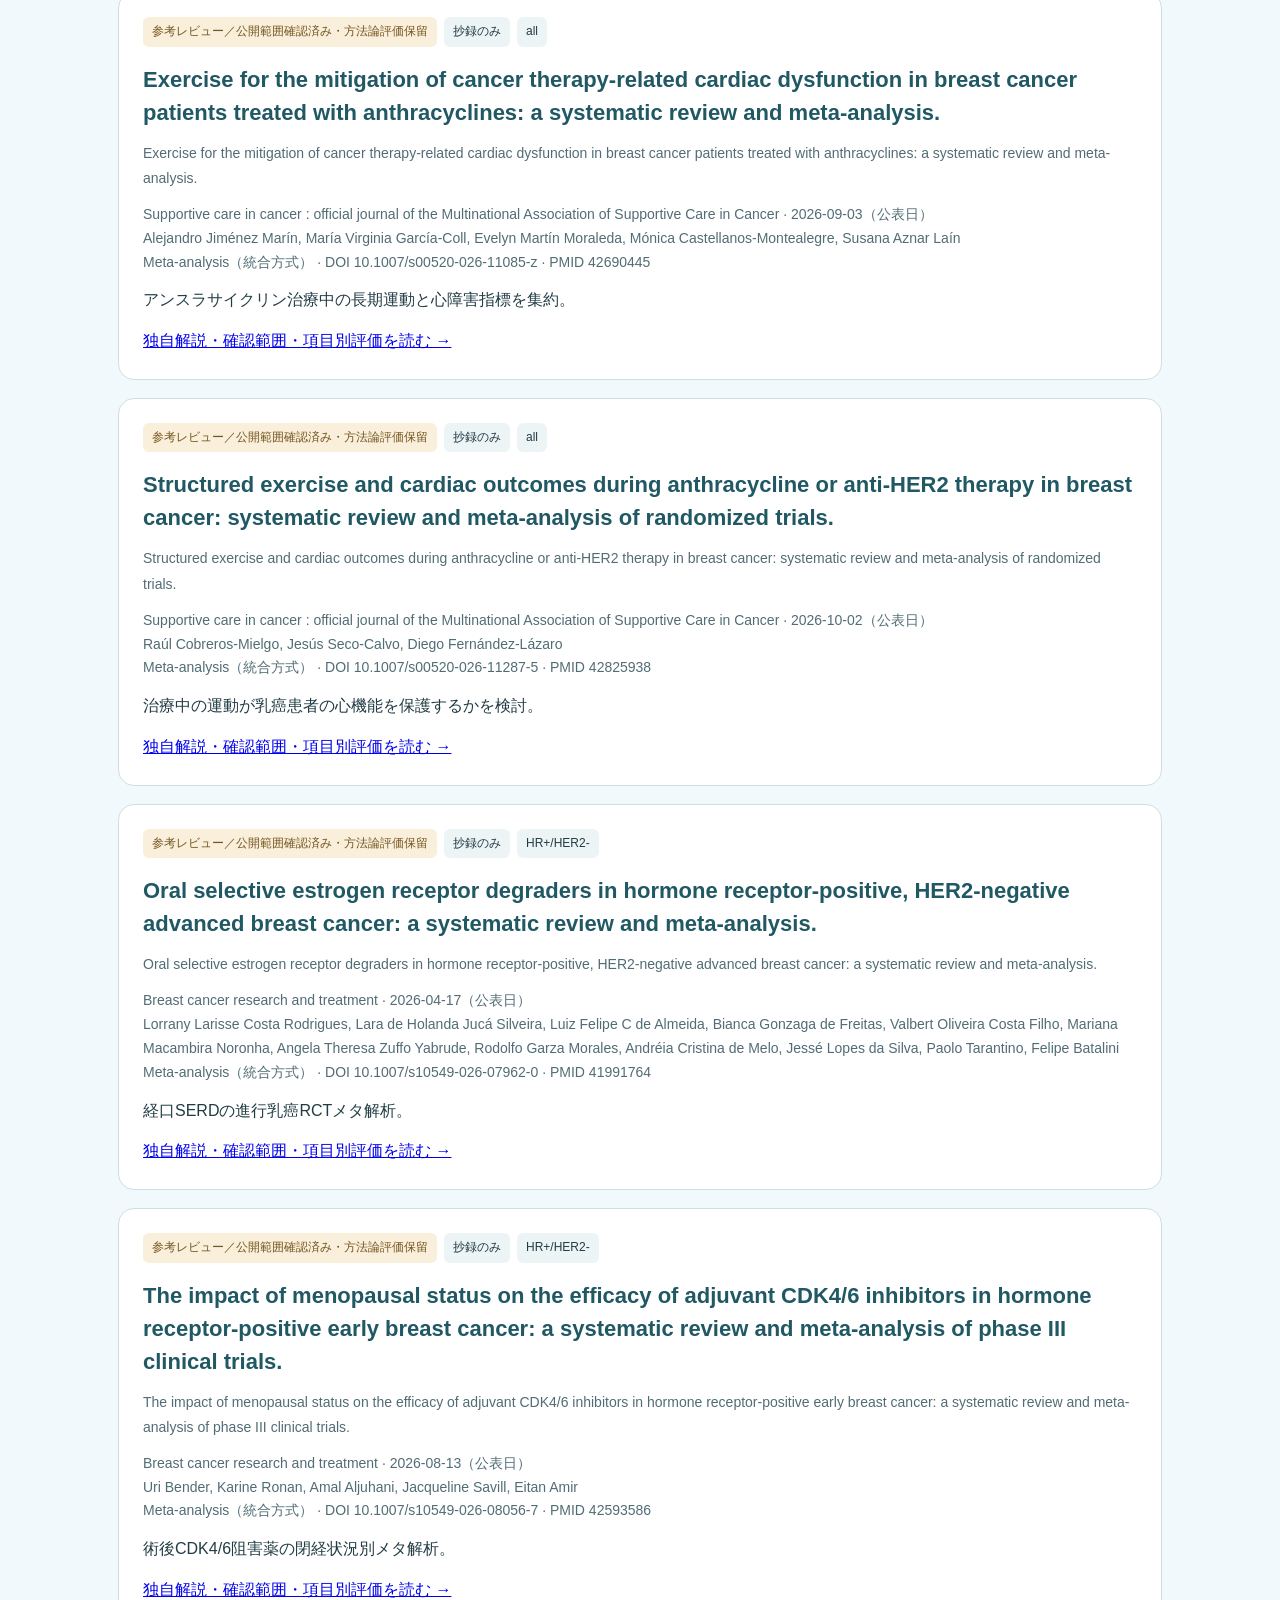
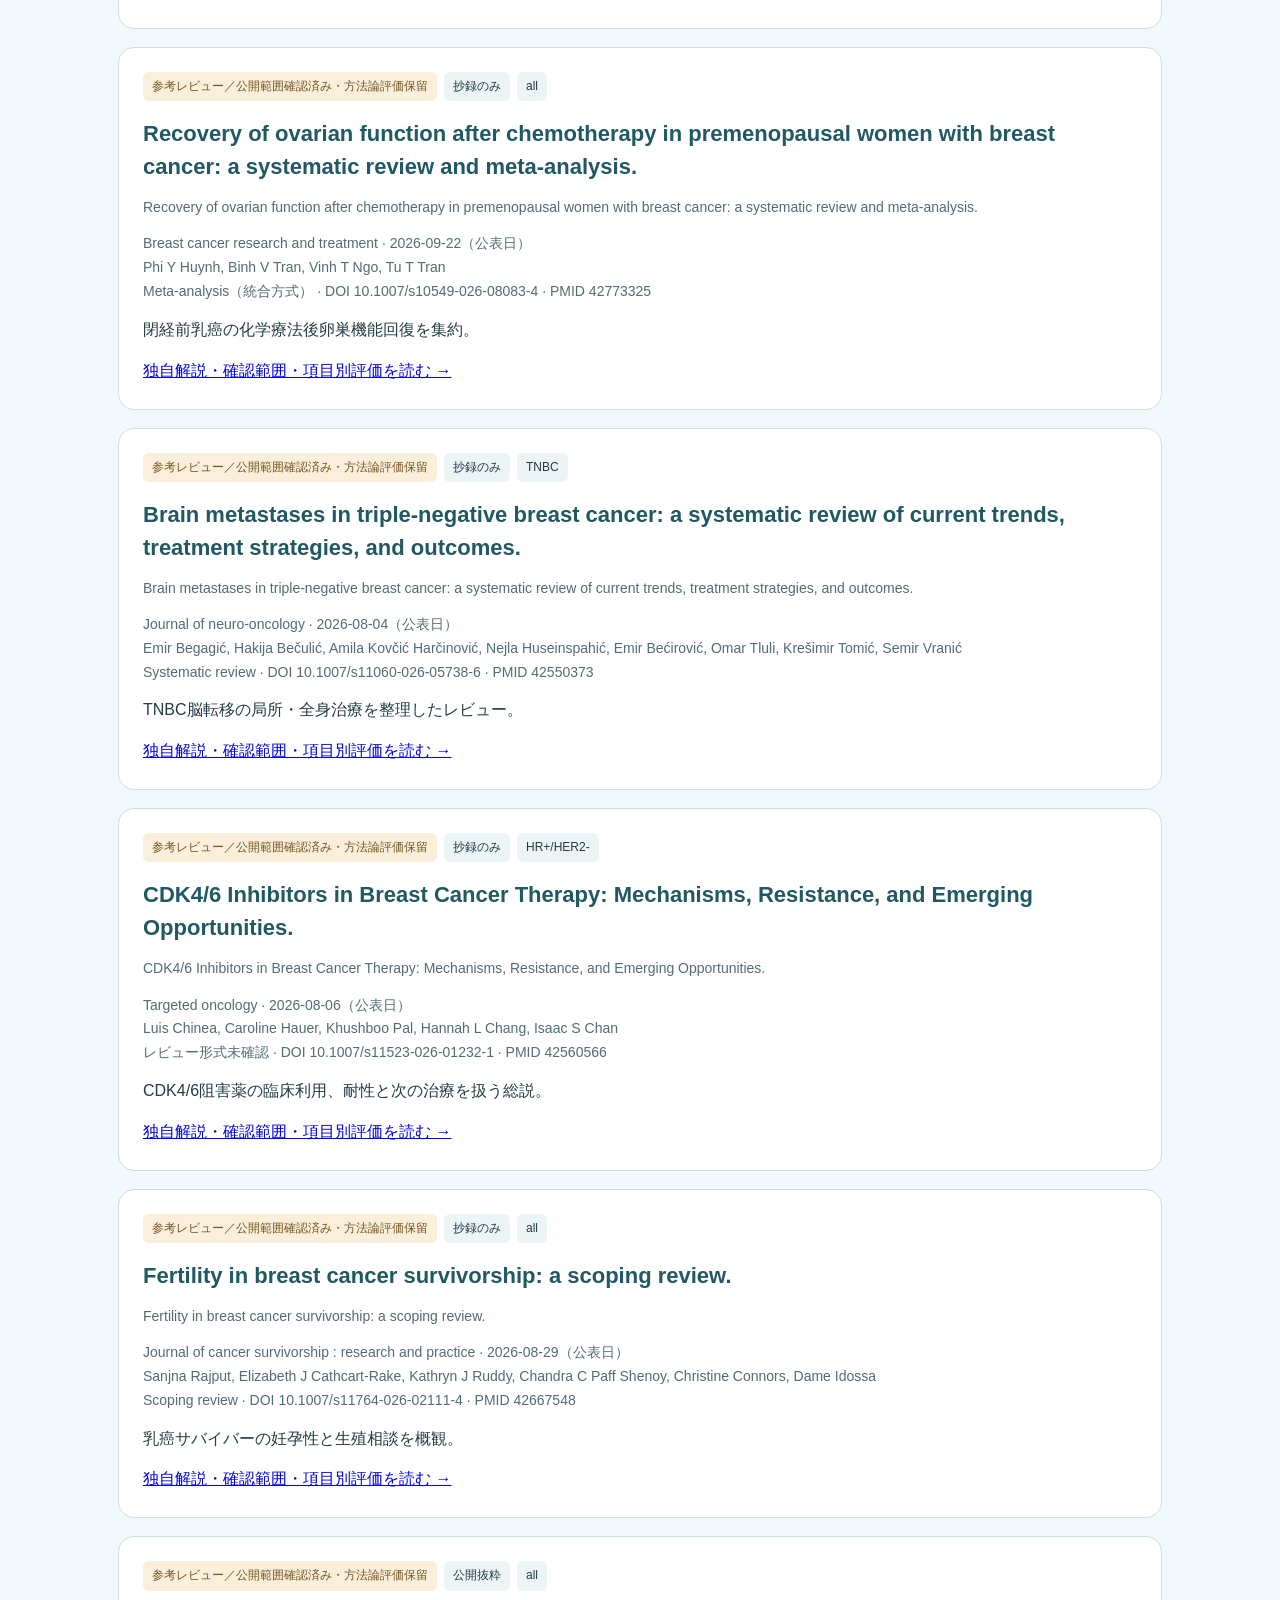
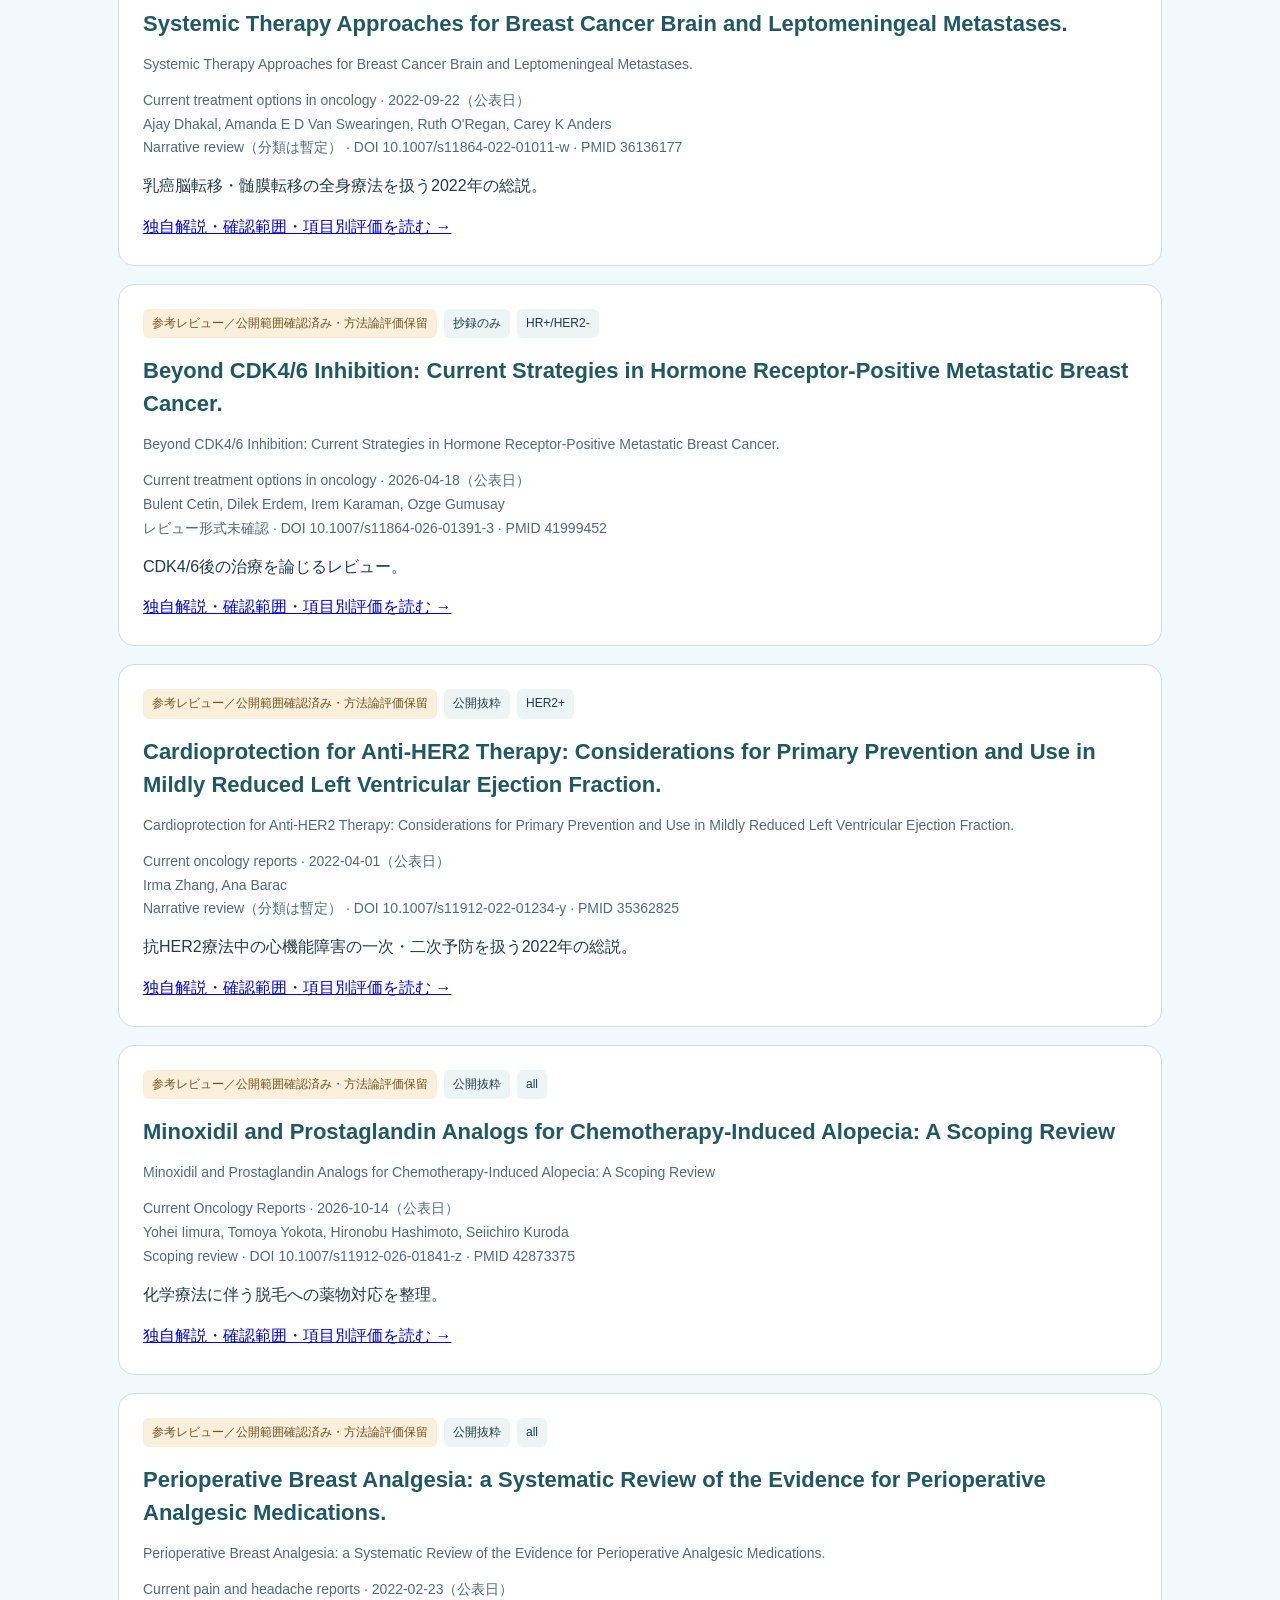
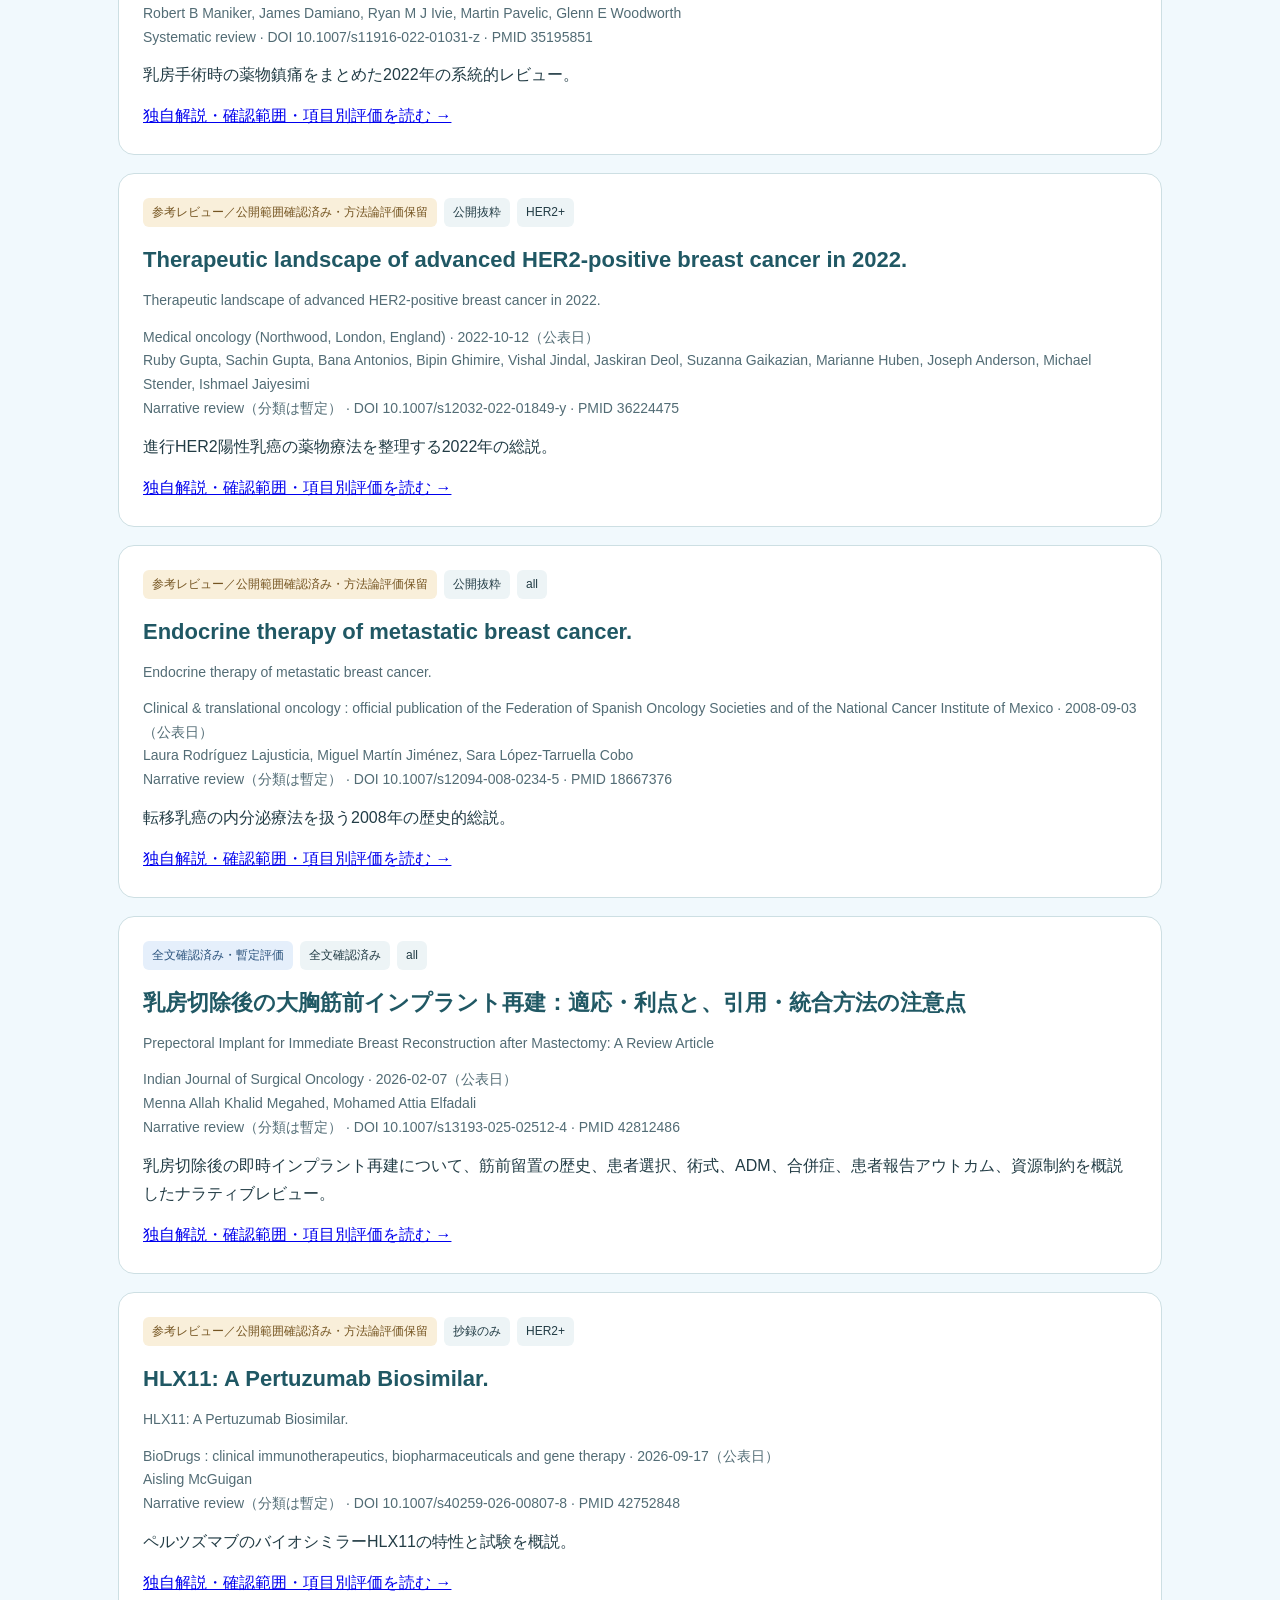
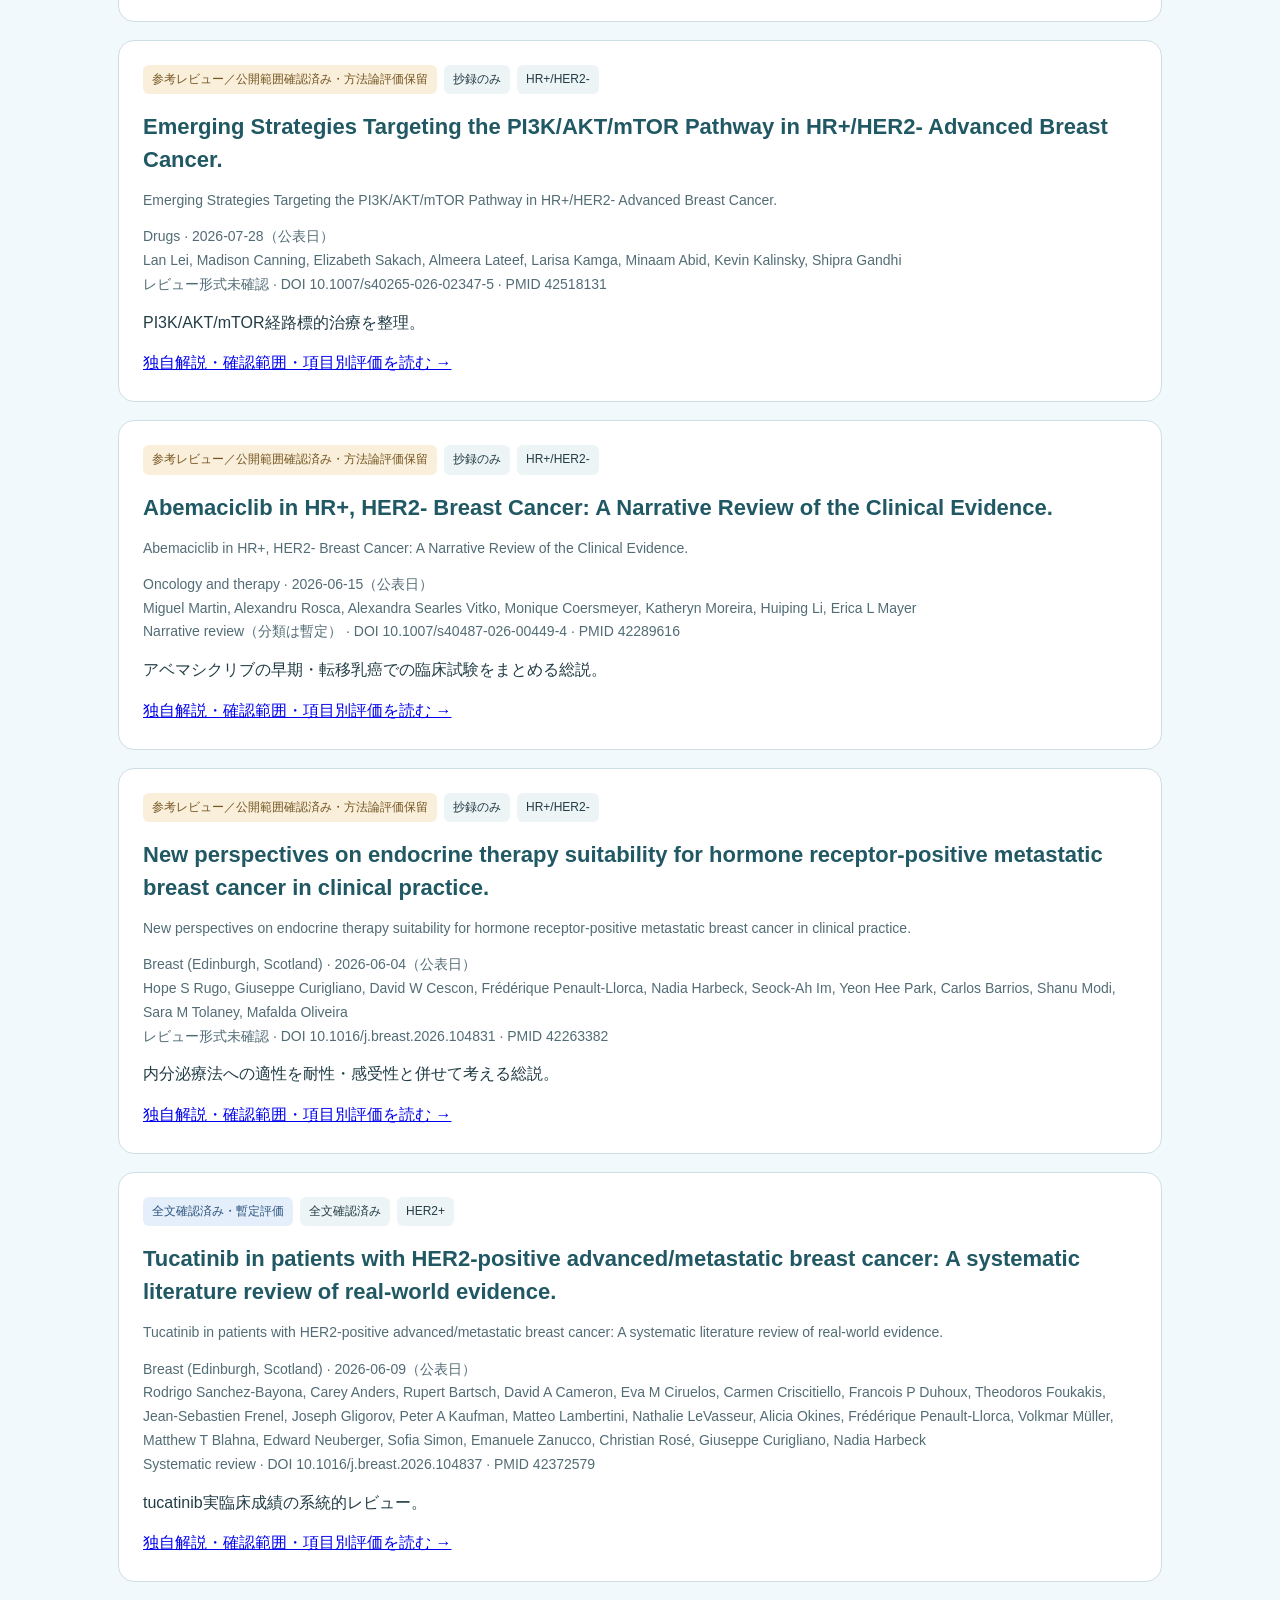
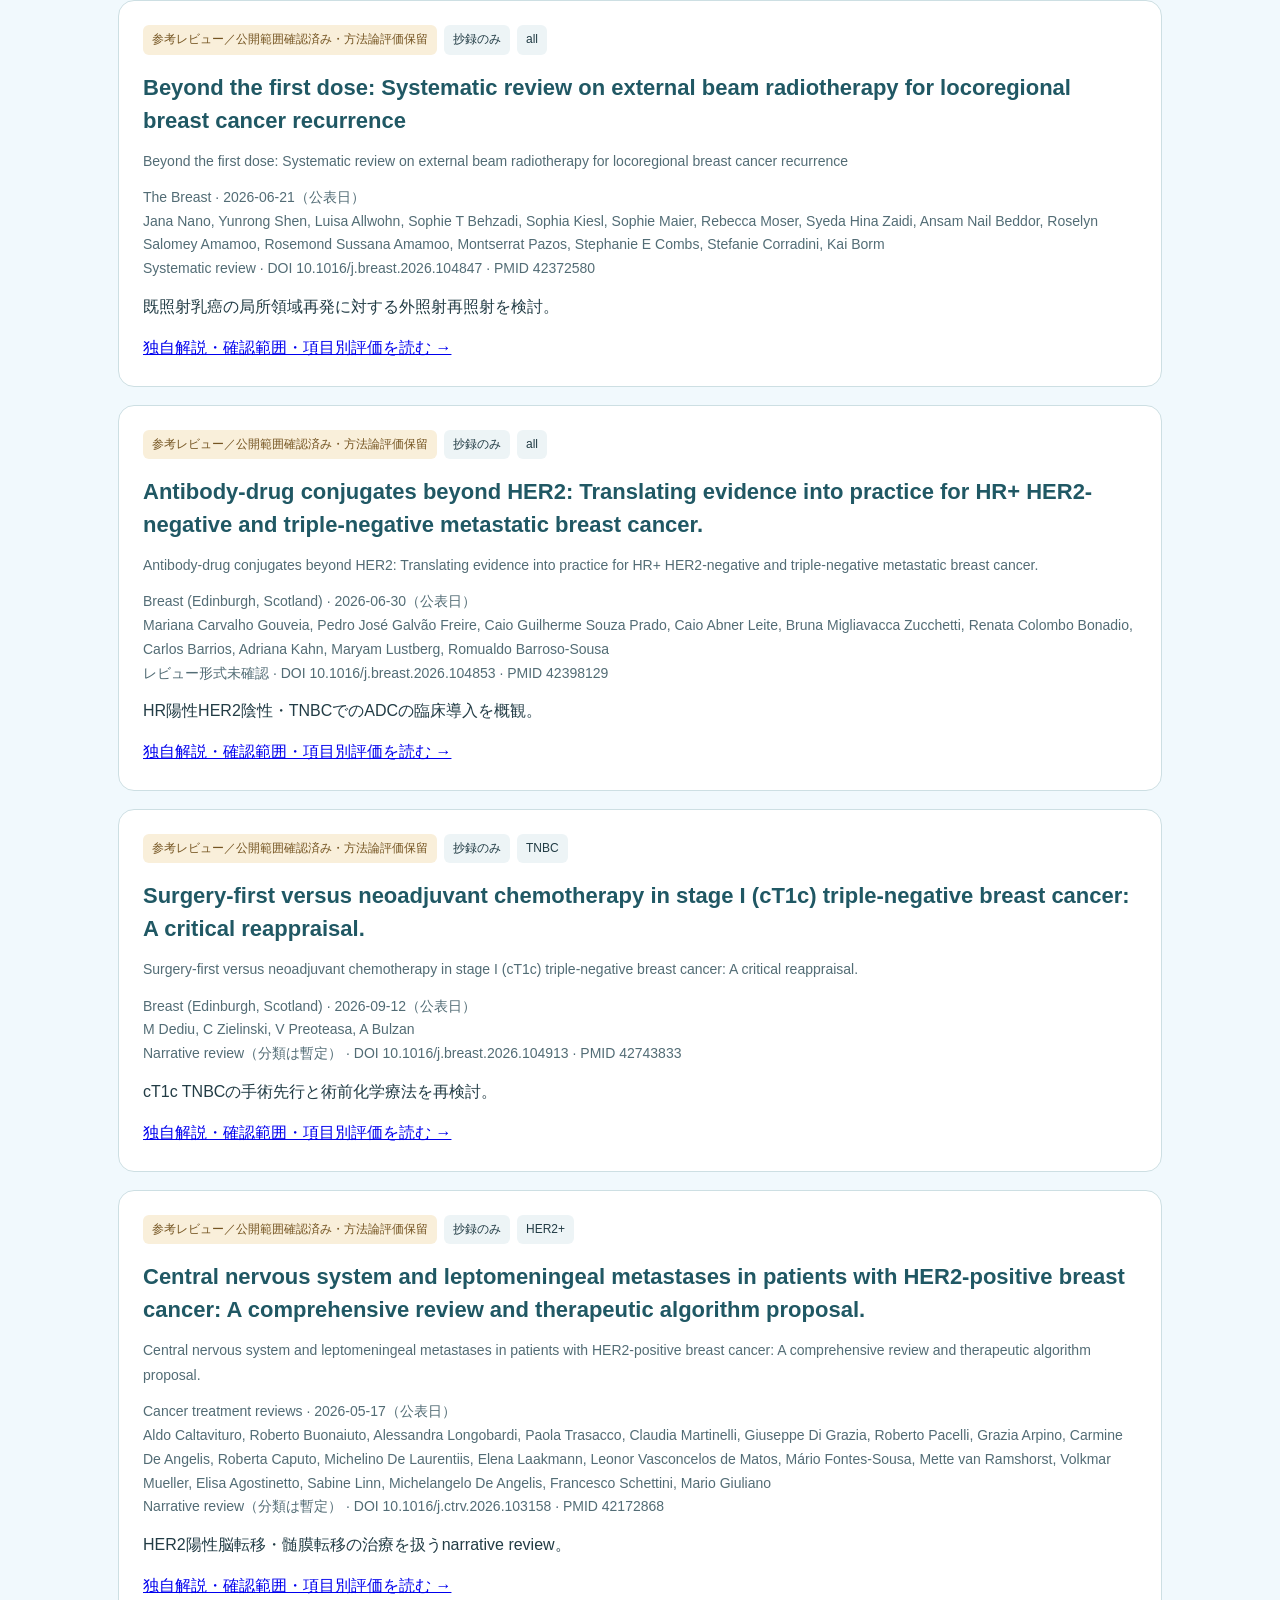
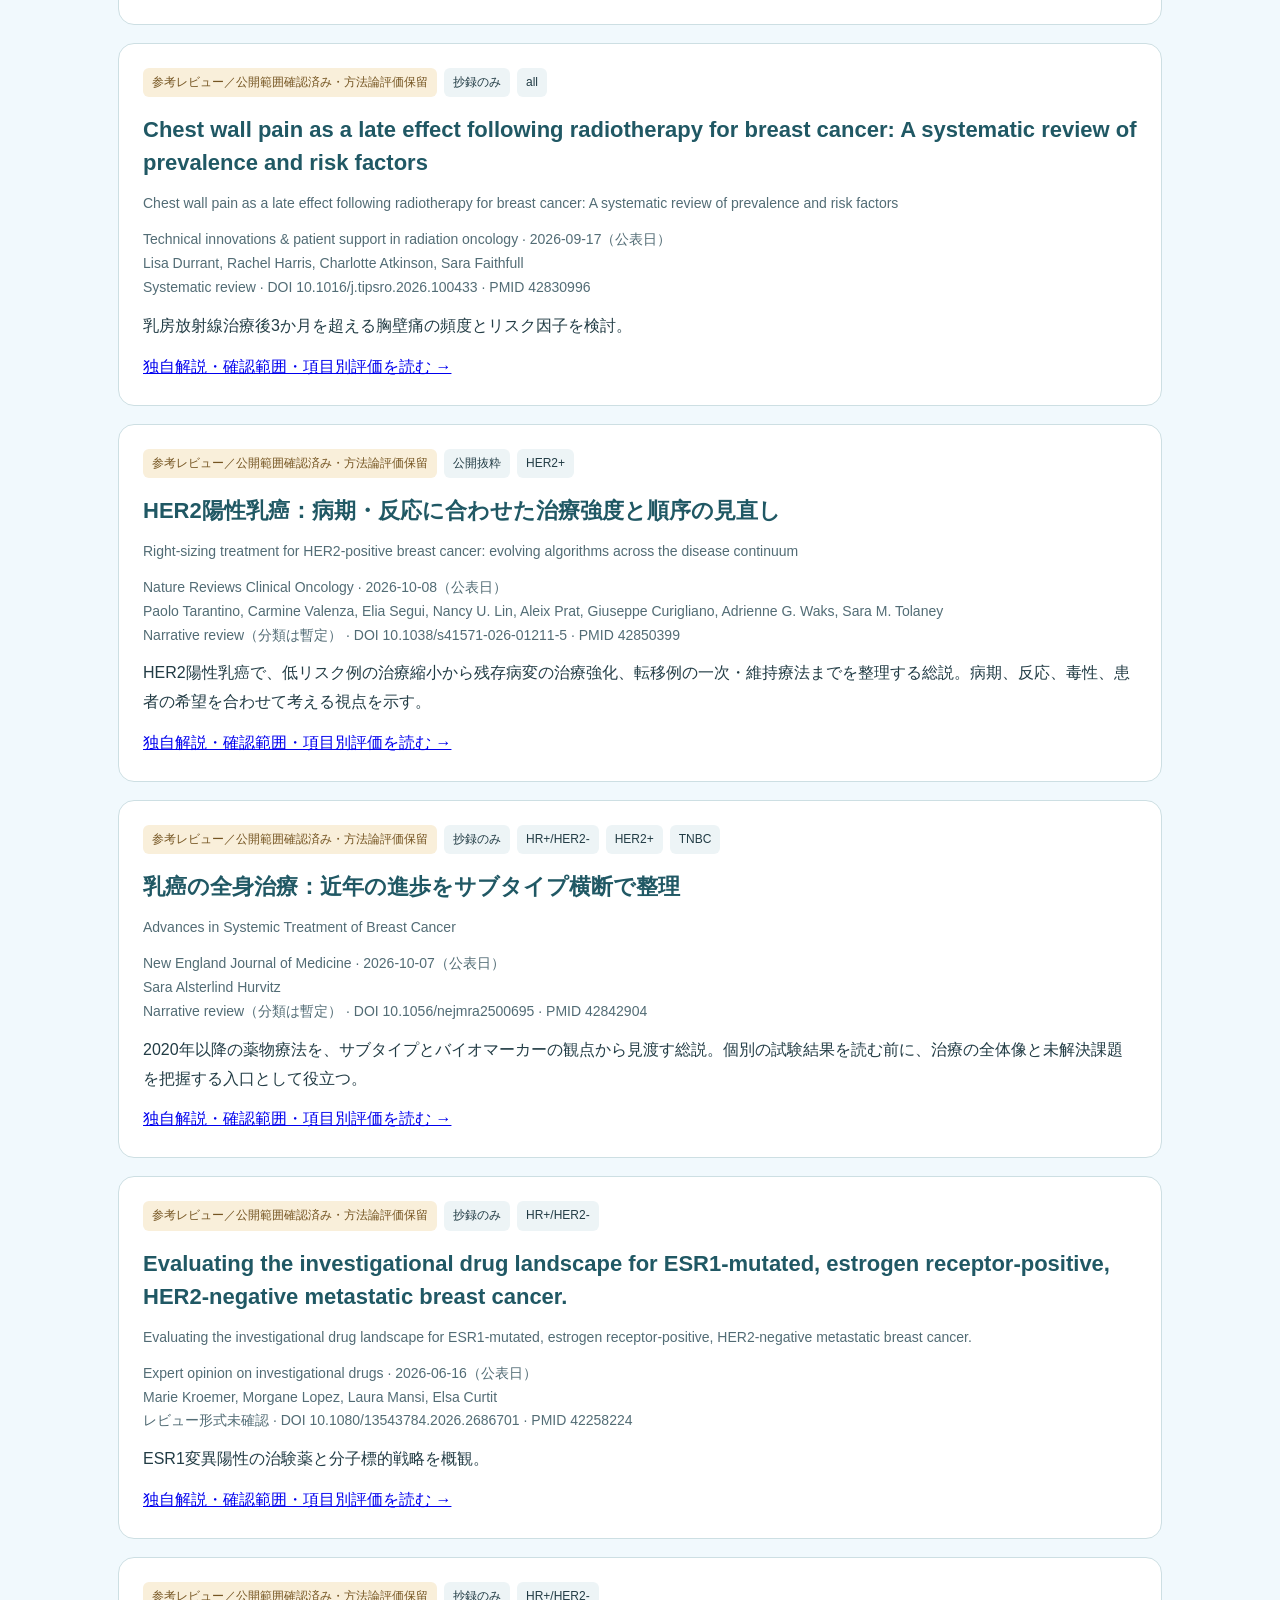
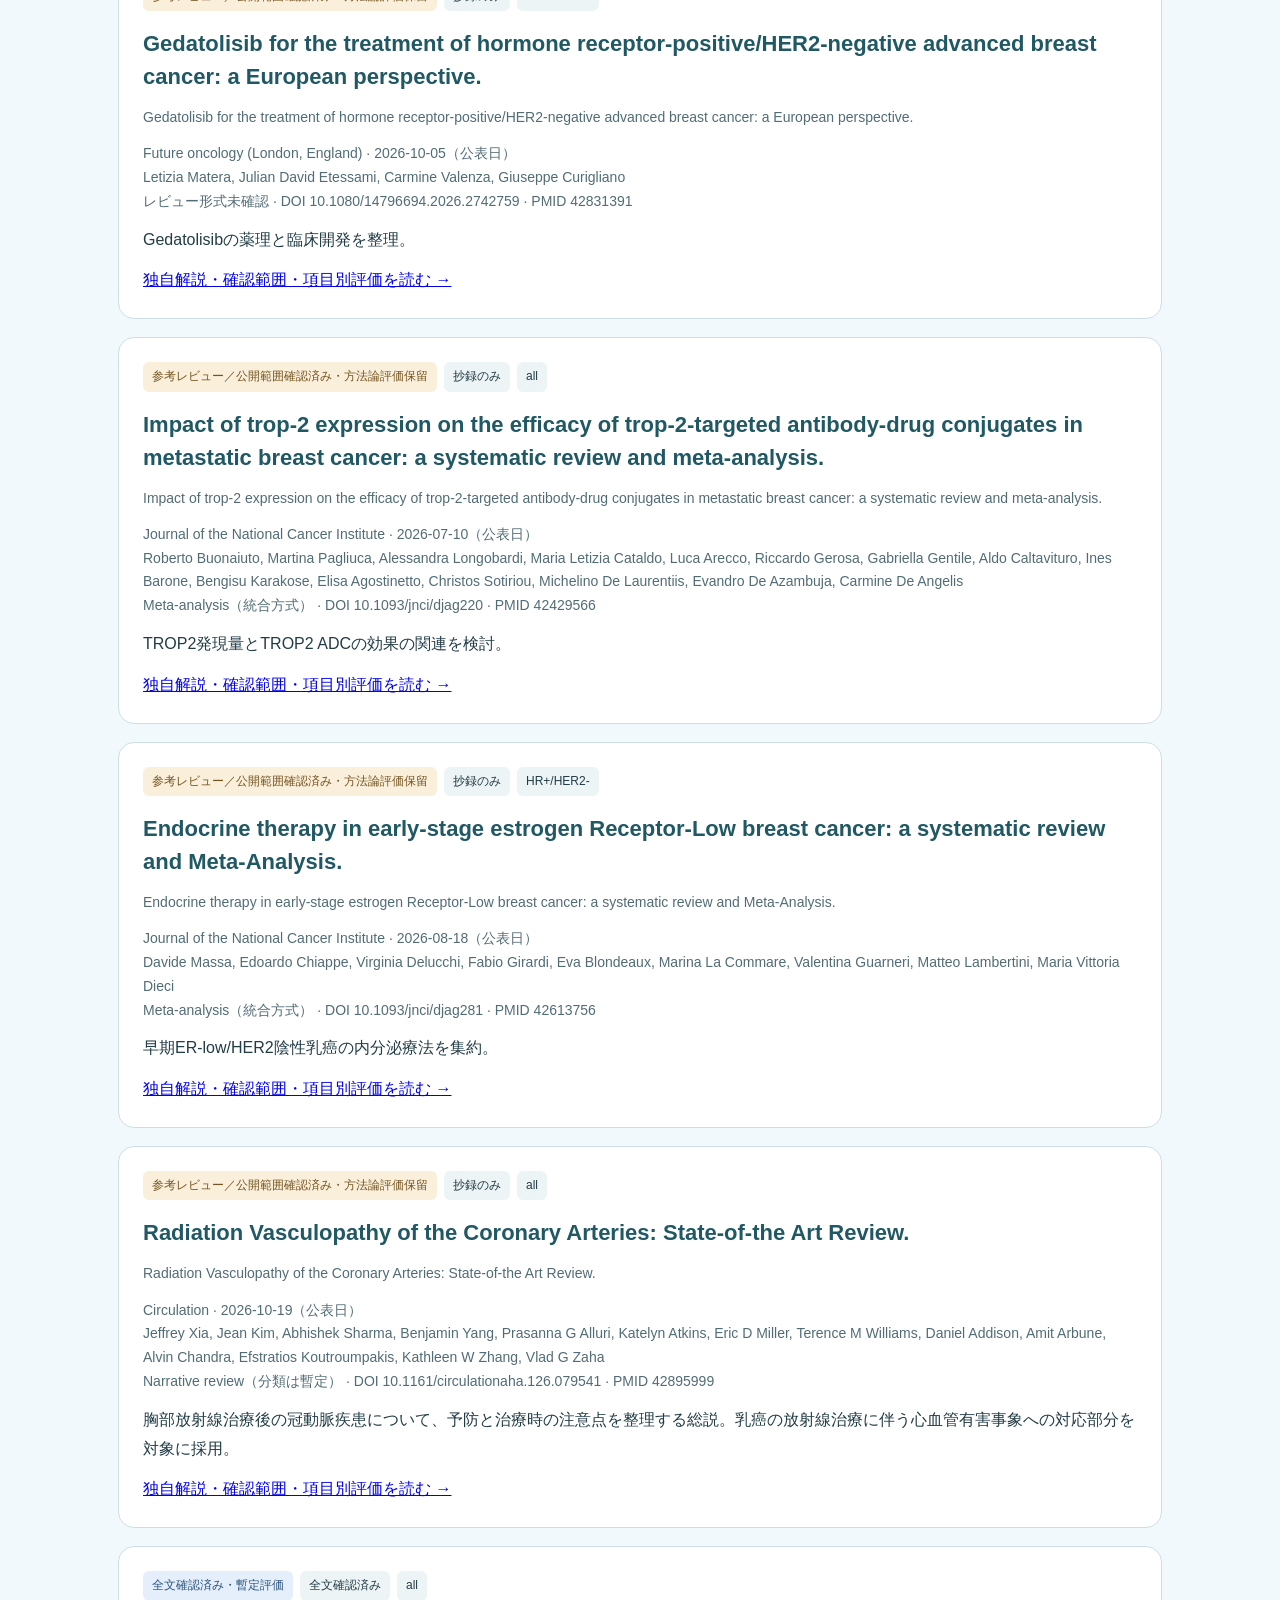
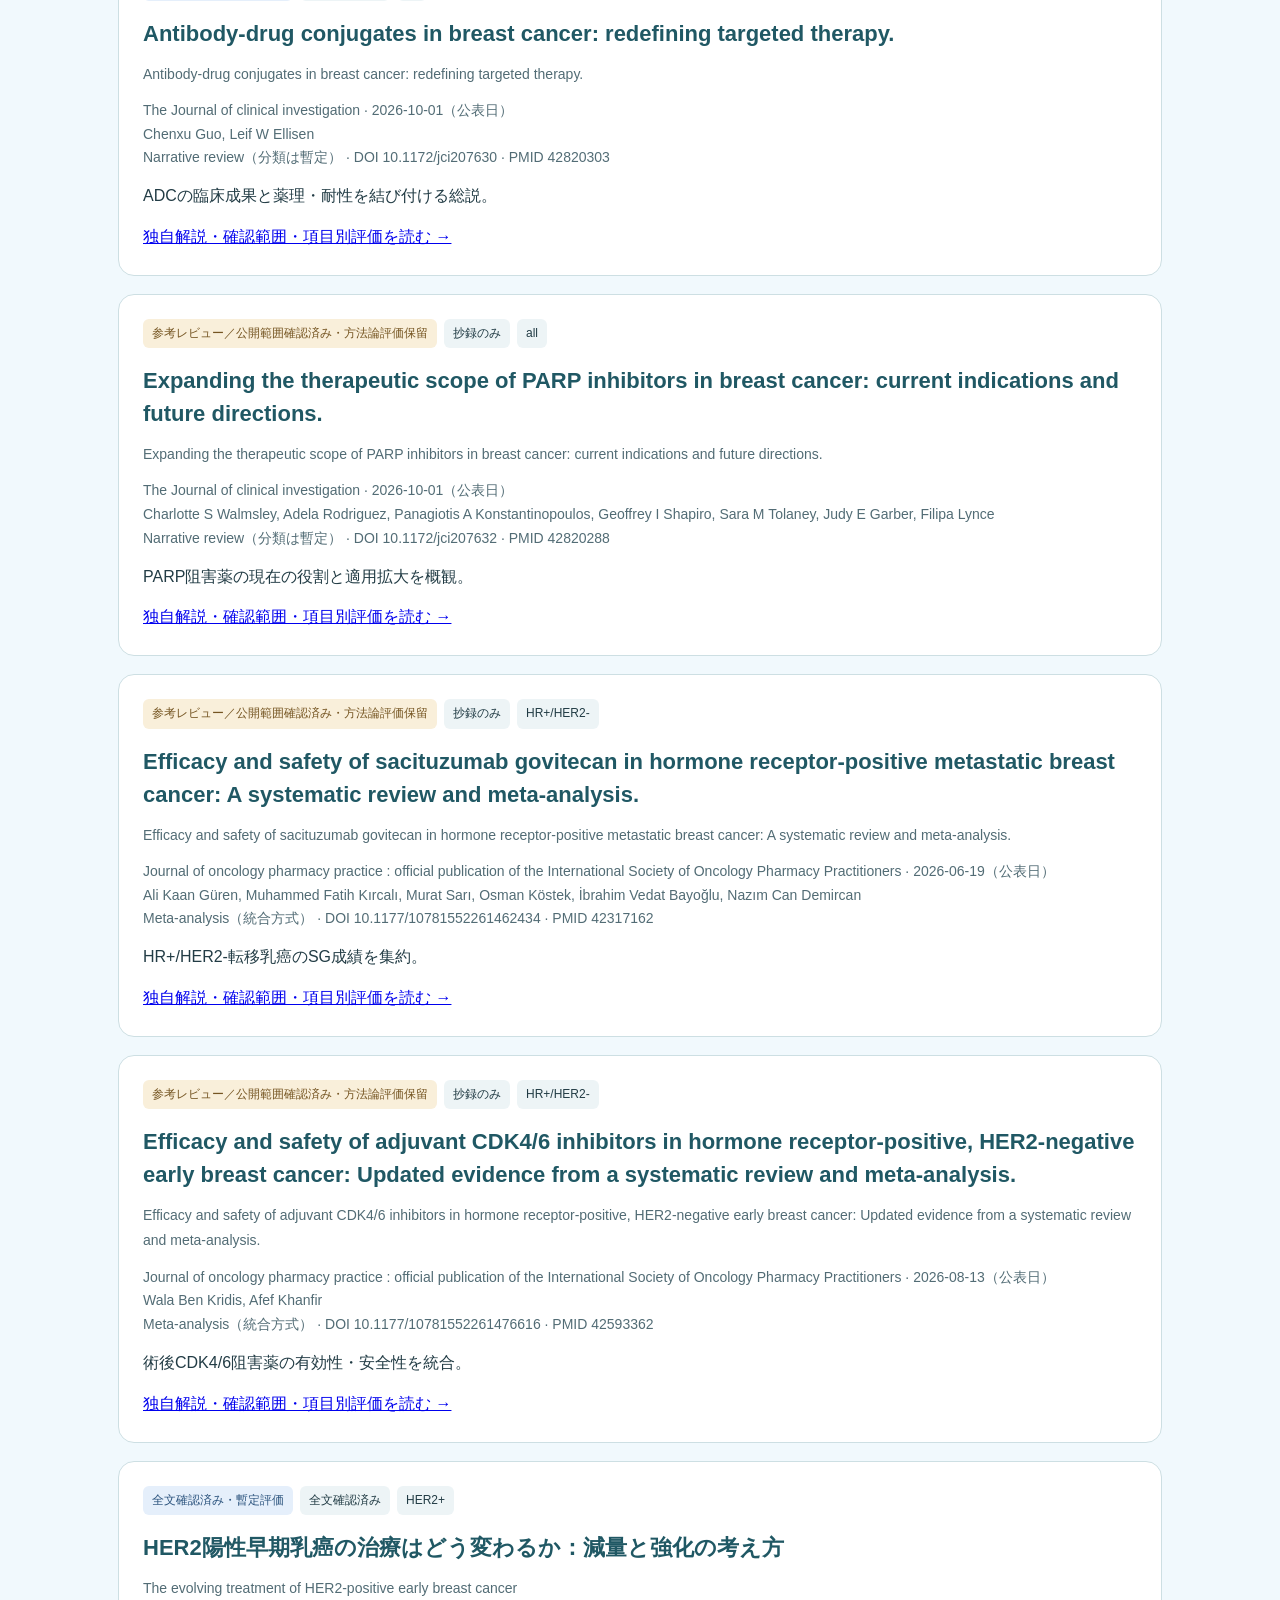
<file: reviews.html>
<!doctype html><html lang="ja"><head><meta charset="utf-8"><meta http-equiv="Content-Security-Policy" content="default-src 'self'; connect-src 'none'; script-src 'self'; style-src 'self' 'unsafe-inline'; img-src 'self' data: https:; font-src 'self' data:; object-src 'none'; base-uri 'none'; form-action 'none'"><meta name="referrer" content="no-referrer"><meta name="robots" content="noindex, nofollow"><meta name="viewport" content="width=device-width,initial-scale=1"><title>レビュー | Breast Trial Map</title><meta name="description" content="乳癌のレビュー論文を独立したコレクションで確認。原典、確認範囲、定性評価と限界を掲載。"><link rel="icon" href="favicon.svg"><link rel="stylesheet" href="style.css?v=20261111-c4ed4ab60b83"><link rel="stylesheet" href="reviews.css?v=20261111-c4ed4ab60b83"><script src="reviews-data.js?v=20261111-c4ed4ab60b83" defer></script><script src="reviews.js?v=20261111-c4ed4ab60b83" defer></script></head><body><main class="review-page" data-review-page="list"><nav class="collection-tabs" aria-label="コレクション"><a href="./">臨床試験</a><a href="reviews.html" aria-current="page">レビュー</a></nav><h1>レビュー</h1><p class="review-intro">乳癌の治療を整理する総説・系統的レビューを、原典と実際に確認した範囲から読む。試験とは独立したコレクションです。件数は臨床試験の件数に含めません。</p><form class="review-filters" id="review-filters" role="search"><label class="review-search">タイトル・著者・解説<input id="review-query" type="search" maxlength="300" placeholder="HER2、Tarantino、DOIなど" autocomplete="off"></label><label>サブタイプ<select id="review-subtype"><option value="all">すべて</option><option value="HR+/HER2-">HR+ / HER2−</option><option value="HER2+">HER2+</option><option value="TNBC">TNBC</option><option value="unknown">未確認</option></select></label><label>確認状態<select id="review-status"><option value="">すべて</option><option value="candidate">参考レビュー・評価保留</option><option value="appraised">全文確認済み・暫定評価</option></select></label></form><p id="review-count" class="review-count" aria-live="polite"></p><p id="review-notice" class="review-notice" aria-live="polite"></p><button id="review-retry" class="review-more" type="button" hidden>再試行</button><section id="review-list" class="review-list" aria-label="レビュー論文"></section><button id="review-more" class="review-more" hidden>次の50件を表示</button><noscript><p>レビューの一覧と詳細を表示するにはJavaScriptを有効にしてください。</p></noscript><div class="review-method"><b>評価の読み方</b><p>掲載誌や著者名だけで論文の質を保証しません。「参考レビュー」は原典の公開範囲を確認した候補で、方法論評価は保留です。全文を確認して暫定評価する場合もAIによる評価であり、人による確認はありません。</p><p>narrative reviewは<a href="https://pmc.ncbi.nlm.nih.gov/articles/PMC6434870/" target="_blank" rel="noopener noreferrer">SANRA</a>を参考にした定性評価、介入のsystematic reviewは<a href="https://www.bmj.com/content/358/bmj.j4008" target="_blank" rel="noopener noreferrer">AMSTAR 2</a>を参考にした定性チェックを用います。診断精度など介入以外の系統的レビュー・メタ解析は「研究目的に応じた項目別定性評価」とし、実際に使った基準と根拠を方法論・限界の欄に記載します。介入以外にAMSTAR 2を適用したという意味ではありません。正式な尺度実施や総合スコアを意味しません。メタ解析は統合方式の分類であり、レビュー設計の確認とは別です。</p><p>原著・ガイドライン・コンセンサス・editorialはレビューの自動収録対象外です。抄録や抜粋だけでは本文の方法を「記載なし」と断定せず、未確認の利益相反を「なし」と扱いません。</p></div><footer>EDITH · Breast Trial Map ／ 出典と確認範囲は各レビューの詳細に掲載</footer></main><footer class="public-footer"><p>このページは、乳癌臨床試験に関する情報提供を目的とした参考資料です。診療・治療方針の決定にあたっては、必ず原著・最新のガイドラインと担当医の判断をご確認ください。医療行為の代替となるものではありません。</p><p>橋本クリニック ／ Breast Trial Map（閲覧専用公開版）データ書き出し日：2026年11月11日（版：20261111-c4ed4ab60b83）</p></footer></body></html>
</file>
<file: style.css>
:root{--navy:#173c58;--text:#294c65;--muted:#58768a;--sky:#e9f7fd;--border:#cfe2ec;--white:#fff;--accent:#226f96;--deep:#124f72}*{box-sizing:border-box}body{margin:0;background:#f1f9fd;color:var(--navy);font:16px/1.75 Inter,-apple-system,BlinkMacSystemFont,'Segoe UI','Noto Sans JP','Hiragino Kaku Gothic ProN',Meiryo,sans-serif}button,select{font:inherit}button{cursor:pointer}button,a,summary,select{-webkit-tap-highlight-color:transparent}button:focus-visible,a:focus-visible,summary:focus-visible,select:focus-visible{outline:3px solid #2a85ae;outline-offset:3px}button:disabled{cursor:default}h1,h2,h3,p{margin:0}svg{width:19px;height:19px;flex-shrink:0}[hidden]{display:none!important}.shell{display:flex;min-height:100vh}.sidebar{width:232px;flex-shrink:0;background:linear-gradient(170deg,#e9f8ff,#dff2fb 70%,#d9eff9);border-right:1px solid #c4e0ee;position:fixed;inset:0 auto 0 0;display:flex;flex-direction:column}.brand{display:flex;align-items:center;gap:12px;padding:29px 23px 36px;font-size:25px;font-weight:650;letter-spacing:3px;color:#204e6d}.brand-icon{width:41px;height:45px;display:grid;place-items:center;background:#bfE8f6;border:1px solid #acd9ea;border-radius:10px;font-size:28px;letter-spacing:0}.brand small{display:block;font-size:10px;letter-spacing:1.2px;font-weight:500;color:#5b7e96;margin-top:1px}.sidebar-caption{font-size:12px;letter-spacing:.06em;padding:0 26px 12px;color:#52788f}.nav-current{margin:0 15px;padding:11px 12px;display:flex;gap:11px;align-items:center;border-radius:7px;background:#ceeafa;border:1px solid #baddec;box-shadow:inset 3px 0 #4dadd2;font-size:15px;font-weight:600}.sidebar-note{margin:auto 24px 29px;border-top:1px solid #bddce9;padding-top:23px}.tiny-label{display:block;font-size:11px;letter-spacing:1.3px;color:#5b8096;margin-bottom:10px}.sidebar-note b{font-size:14px;font-weight:550}.sidebar-note p{font-size:13px;color:#5f7b8d;margin-top:8px;line-height:1.9}.sidebar-footer{border-top:1px solid #c6e1ed;padding:21px 20px;display:flex;align-items:center;gap:8px;font-size:12px;color:#50738a}.sidebar-footer svg{width:15px;height:15px}.workspace{margin-left:232px;width:calc(100% - 232px);min-width:0}.topbar{height:65px;border-bottom:1px solid #d4e7f0;background:#ffffffbd;padding:0 32px;display:flex;align-items:center;justify-content:space-between}.breadcrumb{display:flex;gap:13px;font-size:13px;color:#658296}.breadcrumb b{font-weight:500;color:#315976}.breadcrumb>span{color:#a1b6c4}.top-meta{font-size:12px;color:#658296}main{padding:26px 32px 16px;max-width:1540px;margin:auto}.heading-row{display:flex;justify-content:space-between;align-items:center;margin-bottom:23px;gap:20px}.eyebrow{font-size:11px;font-weight:650;letter-spacing:1.5px;color:#547b96;margin-bottom:4px}h1{font-size:32px;line-height:1.35;font-weight:650;letter-spacing:.015em}.heading-meta{font-size:14px;color:#5c7b91;margin-top:6px}.edition{text-align:right;font-size:12px;color:#668397}.edition span{display:block}.edition time{font-size:14px;color:#385e77;font-variant-numeric:tabular-nums}.filter-panel{background:#fff;border:1px solid var(--border);border-radius:10px;box-shadow:0 3px 13px #1d638304;overflow:hidden}.setting-tabs{display:grid;grid-template-columns:1fr 1fr;background:#f3faff;border-bottom:1px solid var(--border);padding:7px;gap:6px}.setting{position:relative;background:none;border:1px solid transparent;border-radius:7px;text-align:left;color:#5f7e93;padding:10px 48px 10px 17px;line-height:1.5}.setting span{font-size:17px;font-weight:600;display:block}.setting small{font-size:12px;display:block;margin-top:3px}.setting b{position:absolute;right:17px;top:19px;border-radius:5px;background:#e5f1f8;font-size:13px;font-weight:600;min-width:29px;padding:2px 6px;text-align:center}.setting.active{background:#dcf1fb;border-color:#b9ddec;color:#184e6e;box-shadow:0 1px 3px #196c8e08}.setting.active b{background:#fff;color:#346e8c}.setting:hover{border-color:#c3dfea}.filter-body{padding:22px 24px 21px}.subtype-row{display:flex;gap:22px;align-items:center;margin-bottom:21px}.filter-label{font-size:14px;color:#45677f;min-width:84px}.chips{display:flex;flex-wrap:wrap;gap:8px}.chip{border:1px solid #d2e3ed;background:#fff;border-radius:6px;padding:6px 15px;font-size:14px;color:#46677e;min-height:37px}.chip.selected{background:#235f82;color:#fff;border-color:#235f82}.chip:hover:not(.selected){background:#edf7fc}.context-filters{display:flex;gap:16px;align-items:flex-end;border-top:1px solid #e4eef4;padding-top:17px}.context-filters label{display:flex;flex-direction:column;gap:6px;min-width:184px;font-size:13px;color:#58758a}.context-filters select{appearance:auto;border:1px solid #cbdfe9;border-radius:6px;color:#2c5571;background:#fcfeff;padding:8px 30px 8px 10px;font-size:14px;min-height:42px;max-width:100%}.context-note{font-size:12px;color:#638195;line-height:1.85;max-width:435px;padding:0 0 3px 5px}.results-heading{display:flex;justify-content:space-between;gap:15px;align-items:center;margin:25px 0 8px}.results-heading>div{display:flex;align-items:center;gap:13px}.results-heading h2{font-size:17px;font-weight:600}.results-heading #result-count{font-size:13px;background:#e1f0f8;color:#47718b;border-radius:5px;padding:1px 8px}.reset{border:0;background:none;font-size:13px;color:#397694;padding:5px 0}.reset:hover{text-decoration:underline;text-underline-offset:3px}.active-context{font-size:12px;color:#628298;min-height:25px;margin-bottom:8px}.trial-grid{display:grid;grid-template-columns:repeat(2,minmax(0,1fr));gap:16px;align-items:stretch}.trial-card{display:flex;flex-direction:column;text-align:left;background:#fff;border:1px solid #cfdfe9;border-radius:9px;box-shadow:0 3px 10px #21445b04;overflow:hidden;transition:transform .13s,box-shadow .13s,border-color .13s;color:inherit;padding:0;width:100%;position:relative}.trial-card:hover{transform:translateY(-2px);border-color:#84b8d0;box-shadow:0 6px 18px #244e6a0b}.card-top{display:flex;justify-content:space-between;align-items:center;gap:10px;padding:13px 18px 0;border-top:3px solid #92cce4}.card-top .phase{font-size:12px;color:#557b92}.subtype-tag{font-size:12px;padding:1px 7px;background:#eaf5fb;border-radius:4px;color:#426d88;max-width:75%;line-height:1.8}.trial-card h3{font-size:21px;font-weight:650;line-height:1.5;letter-spacing:.015em;margin:9px 18px 3px}.trial-card .context{font-size:13px;color:#456f89;margin:0 18px 12px;line-height:1.75}.trial-card .population{font-size:14px;line-height:1.85;color:#536f83;margin:0 18px 16px;display:-webkit-box;-webkit-line-clamp:3;-webkit-box-orient:vertical;overflow:hidden}.card-treatment{border-top:1px solid #e6eef3;background:#f8fcfe;padding:13px 18px 14px;margin-top:auto}.card-treatment span{font-size:12px;color:#68879b;display:block;margin-bottom:3px}.card-treatment p{font-size:14px;line-height:1.85;color:#315c76;display:-webkit-box;-webkit-line-clamp:2;-webkit-box-orient:vertical;overflow:hidden}.card-bottom{display:flex;align-items:center;justify-content:space-between;gap:10px;border-top:1px solid #e6eef3;padding:9px 18px 10px;font-size:12px;color:#6b889b;background:#fff}.card-bottom b{font-weight:500;color:#3a7798}.empty{text-align:center;padding:42px 20px;background:#fff;border:1px dashed #bcd7e5;border-radius:9px}.empty-symbol{font-size:35px;line-height:1.4;color:#709bb5}.empty h3{font-size:17px;font-weight:550;margin:7px 0 10px}.empty p{font-size:14px;color:#648094;max-width:480px;margin:auto}.empty button{border:1px solid #bbd7e6;background:#edf7fc;border-radius:6px;color:#356c8b;margin-top:19px;padding:8px 15px;font-size:14px}.methodology{margin-top:27px;border:1px solid #cddfe9;border-radius:8px;background:#eaf5fb;font-size:14px;color:#50738a}.methodology summary{padding:15px 19px;cursor:pointer;color:#345e79;font-weight:550}.methodology>div{padding:0 20px 20px;max-width:1050px}.methodology p{line-height:1.9;margin-top:10px;font-size:13px}.methodology .glossary{border-top:1px solid #cddfe9;padding-top:13px}.page-footer{display:flex;justify-content:space-between;color:#658397;font-size:12px;padding:22px 0 7px}.page-footer span:last-child{font-size:12px}dialog{border:0;border-left:1px solid #b8d4e3;padding:0;width:min(690px,92vw);max-width:100%;height:100dvh;max-height:100dvh;margin:0 0 0 auto;color:var(--text);background:#fff;box-shadow:-15px 0 50px #163c5820;overflow-y:auto;overscroll-behavior:contain}dialog::backdrop{background:#173c5855;backdrop-filter:blur(2px)}.detail-header{position:sticky;top:0;z-index:3;background:#eff8fcee;border-bottom:1px solid #d6e7f0;padding:16px 26px;display:flex;align-items:center;justify-content:space-between;backdrop-filter:blur(10px)}.detail-header .eyebrow{margin:0}.close{display:grid;place-items:center;border:1px solid #c7dfeB;background:#fff;border-radius:7px;color:#376581;font-size:27px;line-height:1;width:37px;height:37px}.detail-main{padding:25px 29px 35px}.detail-main h2{font-size:29px;line-height:1.4;letter-spacing:.015em;color:#1f4a67;margin:9px 0}.detail-tags{display:flex;flex-wrap:wrap;gap:7px;margin-top:12px}.detail-tags span{font-size:12px;color:#406c86;background:#edf6fb;border:1px solid #d5e7f1;padding:2px 7px;border-radius:4px}.detail-meta{font-size:12px;color:#708b9b;margin-top:13px;line-height:1.9}.detail-section{margin-top:23px;padding-top:20px;border-top:1px solid #dfeaf1}.detail-section h3{font-size:13px;font-weight:600;color:#65859a;margin-bottom:8px}.detail-section p{font-size:16px;line-height:1.9;white-space:pre-line;overflow-wrap:anywhere}.arm-grid{display:grid;gap:12px;margin-top:23px}.arm{border:1px solid #d0e3ef;background:#eff8fc;border-radius:8px;padding:14px 17px}.arm.control{background:#f8fafc;border-color:#dde7ed}.arm h3{font-size:13px;color:#587b93;font-weight:500;margin-bottom:5px}.arm p{font-size:15px;line-height:1.85;overflow-wrap:anywhere}.result-section{background:#edf7fc;border:1px solid #cee5f1;border-radius:8px;padding:16px 18px}.result-section h3{color:#3f7996}.result-section p{font-size:16px}.result-date{font-size:12px;color:#6b889b;margin-top:10px}.caveat{background:#f8fbfd;border-left:3px solid #a9ccdf;padding:13px 16px;margin-top:23px;font-size:14px;line-height:1.9;color:#57778b}.source-list{display:flex;flex-direction:column;gap:11px}.source-list a{display:block;font-size:14px;line-height:1.75;color:#256f95;text-decoration:underline;text-decoration-color:#accbdb;text-underline-offset:4px;overflow-wrap:anywhere}.source-list small{color:#7993a4;font-size:12px}.detail-disclaimer{font-size:12px;color:#728c9e;border-top:1px solid #e3ecf2;padding-top:17px;margin-top:22px;line-height:1.9}@media(min-width:1600px){.trial-grid{grid-template-columns:repeat(3,minmax(0,1fr))}}@media(max-width:1200px){.sidebar{width:205px}.workspace{margin-left:205px;width:calc(100% - 205px)}main{padding:25px 25px 16px}.topbar{padding:0 25px}.context-filters{flex-wrap:wrap}.context-note{flex-basis:100%;max-width:none;padding-left:0}.brand{padding-left:19px}.sidebar-note{margin-left:20px;margin-right:20px}.sidebar-footer{font-size:11px;padding-left:18px}}@media(max-width:850px){.sidebar{display:none}.workspace{margin:0;width:100%}.topbar{height:54px}.heading-row{margin-bottom:20px}.trial-grid{gap:13px}.context-filters label{flex:1;min-width:160px}.trial-card h3{font-size:20px}}@media(max-width:600px){body{font-size:16px}.topbar{padding:0 19px}.top-meta{display:none}main{padding:21px 16px 13px}.eyebrow{font-size:10px;letter-spacing:1.1px}h1{font-size:29px}.heading-meta{font-size:13px}.edition{font-size:11px}.edition time{font-size:12px}.setting-tabs{padding:5px;gap:4px}.setting{padding:10px 10px;min-height:85px}.setting span{font-size:16px}.setting small{font-size:11px;line-height:1.6;margin-top:4px}.setting b{position:static;display:none}.filter-body{padding:17px 15px}.subtype-row{display:block;margin-bottom:17px}.filter-label{display:block;margin-bottom:9px;font-size:13px}.chips{gap:6px}.chip{font-size:13px;padding:7px 10px;min-height:38px}.context-filters{gap:12px;padding-top:15px}.context-filters label{min-width:120px;gap:5px;font-size:12px}.context-filters select{font-size:13px;padding:9px 18px 9px 8px;min-height:42px;width:100%}.context-note{font-size:12px;line-height:1.9}.results-heading{margin-top:22px}.results-heading h2{font-size:16px}.results-heading>div{gap:9px}.reset{font-size:12px}.active-context{font-size:12px;line-height:1.8;margin-bottom:11px}.trial-grid{grid-template-columns:1fr;gap:13px}.trial-card h3{font-size:22px}.trial-card .population{font-size:14px;-webkit-line-clamp:3}.card-top{padding:12px 17px 0}.card-treatment{padding:12px 17px}.card-bottom{padding:9px 17px}.methodology summary{font-size:13px;padding:14px 15px}.methodology>div{padding:0 15px 16px}.page-footer{font-size:11px;flex-wrap:wrap;gap:4px;padding-top:19px}.page-footer span:last-child{font-size:11px}dialog{width:100%;border:0}.detail-header{padding:13px 20px}.detail-main{padding:21px 20px 30px}.detail-main h2{font-size:26px}.detail-section p{font-size:15px}.arm p{font-size:15px}.detail-tags{gap:6px}.empty{padding:28px 19px}.empty h3{font-size:16px}.empty p{font-size:14px}}@media(prefers-reduced-motion:reduce){*{scroll-behavior:auto!important;animation:none!important;transition:none!important}}
.guideline-coverage{margin-top:16px;border:1px solid #d0e3ee;border-radius:8px;background:#eaf6fc;color:#426e88;font-size:13px}.guideline-coverage>summary{cursor:pointer;padding:12px 17px;font-weight:550;line-height:1.85}.guideline-coverage>summary>span{font-size:12px;color:#607f93;font-weight:400;margin-left:14px;white-space:nowrap}.guideline-coverage-content{padding:0 17px 16px}#guideline-coverage-content{padding:0 17px 17px}.coverage-intro{font-size:13px;line-height:1.85;margin-bottom:12px}.coverage-item{padding:12px 0;border-top:1px solid #d3e5ef;display:grid;grid-template-columns:70px 1fr;gap:5px 12px}.coverage-item b{font-size:13px;font-weight:600}.coverage-item p{font-size:13px;line-height:1.85}.coverage-item a{grid-column:2;font-size:12px;color:#296d91;text-underline-offset:3px}.card-verification{border-top:1px solid #e5edf3;padding:11px 18px 12px;background:#fcfeff}.article-status{font-size:12px;display:inline-block;padding:2px 7px;border:1px solid #d4e2ea;border-radius:4px;background:#f1f7fa;color:#526f80;line-height:1.7}.article-status.checked{border-color:#c8e1de;background:#eff8f6;color:#4d766d}.citation-tags{display:flex;flex-wrap:wrap;gap:5px;margin-top:8px}.citation-tag{font-size:11px;color:#436e8a;background:#eaf5fb;border:1px solid #d0e6f1;border-radius:3px;padding:1px 6px}.citation-pending{font-size:11px;color:#7892a3}.article-evidence{margin-top:19px;padding:13px 16px;border:1px solid #d3e3ec;border-radius:7px;background:#f4f9fc}.article-evidence b{font-size:14px;font-weight:600;color:#3f657e}.article-evidence p{font-size:13px;line-height:1.85;margin-top:6px;color:#658095}.article-evidence.checked{background:#f3faf7}.guideline-ref-list{display:flex;flex-direction:column;gap:13px}.guideline-ref{border:1px solid #d5e6ef;border-radius:7px;padding:14px 16px;background:#f8fcfe}.guideline-ref-meta{font-size:12px;color:#65869d;margin-bottom:5px}.guideline-ref a{font-size:14px;line-height:1.8;color:#226d93;overflow-wrap:anywhere;text-underline-offset:3px}.detail-section .guideline-ref p{font-size:13px;color:#466d87;line-height:1.8;margin-top:8px}.guideline-ref small{display:block;font-size:12px;line-height:1.8;color:#68869a;margin-top:5px}.detail-section .verification-note,.verification-note{font-size:12px;line-height:1.9;color:#6d899c;margin-top:12px}@media(max-width:600px){.guideline-coverage>summary{font-size:12px;padding:12px 14px}.guideline-coverage>summary>span{display:block;margin-left:16px;font-size:11px}.coverage-item{display:block}.coverage-item p{margin-top:4px;font-size:12px}.coverage-item a{display:inline-block;margin-top:4px}.card-verification{padding:10px 17px}.article-status{font-size:12px}.citation-tag{font-size:11px}.guideline-ref{padding:12px 13px}.article-evidence{padding:12px 14px}}
.drug-class-row{display:flex;align-items:center;gap:22px;margin:0 0 17px}.agent-filter{display:flex;align-items:flex-end;gap:17px;margin:0 0 17px;padding:13px 15px;border:1px solid #d7e8f1;border-radius:7px;background:#f4fafe}.agent-filter label{display:flex;flex-direction:column;gap:5px;font-size:12px;color:#557b94;min-width:210px}.agent-filter select{max-width:320px;min-height:39px;padding:7px 10px;border:1px solid #c9dfeb;border-radius:5px;color:#325f7c;background:#fff;font-size:14px}.agent-filter p{font-size:12px;line-height:1.8;color:#658298;max-width:470px}.evidence-tabs{display:flex;gap:5px;margin-top:21px;border-bottom:1px solid #d1e3ed;padding-bottom:7px;flex-wrap:wrap}.evidence-tabs button{padding:7px 12px;border:1px solid transparent;border-radius:6px;background:none;color:#688396;font-size:13px}.evidence-tabs button.selected{background:#e0f1fa;border-color:#bfdeed;color:#245d7f}.evidence-tabs span{font-size:12px;margin-left:7px;display:inline-block;min-width:21px;border-radius:4px;background:#ffffffa6;padding:0 5px}.evidence-tabs+.results-heading{margin-top:16px}.agent-tags{display:flex;flex-wrap:wrap;gap:5px;margin:3px 18px 9px}.agent-tags span{font-size:11px;line-height:1.7;background:#f1f7fa;border:1px solid #dfeaf0;border-radius:4px;color:#5f7e93;padding:1px 6px;overflow-wrap:anywhere}.detail-main>.agent-tags{margin:13px 0 0}.detail-main>.agent-tags span{font-size:12px}.pipeline-note{font-size:13px;line-height:1.8;background:#eaf5fb;border:1px solid #cddfeb;border-radius:7px;padding:12px 15px;margin:0 0 15px;color:#55778e}.pipeline-card .card-top{border-top-color:#b4cad8}.report-list{display:flex;flex-direction:column;gap:13px}.report-item{padding:14px 16px;background:#f8fbfd;border:1px solid #d8e6ee;border-radius:7px}.report-item h4{margin:0;color:#3a6783;font-size:14px;line-height:1.75;font-weight:600}.report-item .detail-meta{margin-top:6px;font-size:12px}.detail-section .report-item p{font-size:14px;line-height:1.85;margin-top:9px}.detail-section .report-item .report-safety{font-size:13px;color:#627e92}.report-item>.article-status{margin-top:10px}.report-item>a{display:block;margin-top:9px;font-size:12px;color:#2e7397;text-underline-offset:3px}@media(max-width:600px){.drug-class-row{display:block;margin-bottom:16px}.agent-filter{display:block;padding:12px}.agent-filter label{min-width:0}.agent-filter select{width:100%;max-width:none;font-size:13px}.agent-filter p{margin-top:8px;font-size:11px}.evidence-tabs{margin-top:17px;gap:3px}.evidence-tabs button{font-size:12px;padding:7px 9px}.evidence-tabs span{margin-left:4px;font-size:11px}.agent-tags{margin-left:17px;margin-right:17px}.results-heading h2{font-size:15px}.pipeline-note{font-size:12px}.report-item{padding:12px}.report-item h4{font-size:14px}}
.safety-proof{margin-top:10px}.safety-source{margin-top:9px}.safety-source a{font-size:12px}

.period-panel{margin:-5px 0 18px;padding:0 1px}.period-tabs{display:flex;flex-wrap:wrap;gap:7px;margin-bottom:9px}.period-tabs button{border:1px solid #c4dfea;border-radius:7px;background:#fff;padding:8px 16px;color:#416c85;font-size:14px;min-height:42px}.period-tabs button.selected{background:#235f82;border-color:#235f82;color:#fff}.period-tabs span{font-size:12px;margin-left:6px;opacity:.85}.period-note{font-size:12px;color:#618196;line-height:1.85}.period-actions{display:flex;flex-wrap:wrap;gap:9px;margin-top:6px;align-items:center}.period-link{border:0;background:none;color:#286f94;font-size:12px;padding:2px 0;text-decoration:underline;text-underline-offset:3px}.period-actions label{font-size:12px;color:#3e6c88;display:flex;align-items:center;gap:6px}.period-actions input{accent-color:#235f82;width:16px;height:16px}.publication-tags{margin:-2px 18px 10px;display:flex;flex-wrap:wrap;gap:5px}.recent-update,.date-unknown{display:inline-block;font-size:11px;line-height:1.75;padding:2px 7px;border-radius:4px;background:#e2f5fa;color:#27657e;border:1px solid #badeea}.date-unknown{background:#f4f7f9;color:#718591;border-color:#dce5ea}.primary-publication{margin-top:18px;padding:12px 15px;background:#f0f8fc;border:1px solid #d5e7f0;border-radius:7px;font-size:13px}.primary-publication b{display:block;font-size:13px;font-weight:550}.primary-publication a{font-size:12px;color:#256f95;text-underline-offset:3px}.primary-publication small{display:block;line-height:1.8;color:#6b879a;margin:5px 0}.primary-publication .recent-update{margin-top:7px}@media(max-width:600px){.period-panel{margin-top:-3px;margin-bottom:15px}.period-tabs{gap:5px}.period-tabs button{font-size:13px;padding:8px 11px}.period-tabs span{font-size:11px;margin-left:4px}.period-note,.period-link,.period-actions label{font-size:11px}.publication-tags{margin-left:17px;margin-right:17px}}
.approval-section p+p{margin-top:8px}.approval-section .source-list{margin-top:12px}.detail-section.approval-section .verification-note{font-size:12px;line-height:1.85;color:#6d899c}
/* Forward-looking registry overview, sharing the same trial records. */
.primary-views{margin:0 0 20px;gap:8px}.primary-views button{font-size:14px;padding:10px 15px}.primary-views button.selected{background:#235f82;color:white;border-color:#235f82}.primary-views button.selected span{background:#ffffff23}.setting-tabs.with-all{grid-template-columns:.85fr 1fr 1fr}.ongoing-panel{margin-top:22px;padding:22px 24px;background:#fff;border:1px solid var(--border);border-radius:10px}.ongoing-heading{display:flex;justify-content:space-between;gap:12px;align-items:center}.ongoing-heading h2{font-size:21px;line-height:1.4;font-weight:620}.ongoing-heading p{font-size:13px;color:var(--muted);margin-top:4px}.snapshot-label{font-size:11px;color:#55768b;border:1px solid #d7e8ed;background:#f4fafc;padding:4px 8px;border-radius:4px}.ongoing-summary{display:grid;grid-template-columns:repeat(4,1fr) 1.1fr;gap:16px;margin:21px 0 17px;align-items:center}.ongoing-summary>div{border-left:3px solid #d1e9f2;padding-left:12px}.ongoing-summary strong{display:block;font-size:28px;line-height:1.3;font-weight:630;font-variant-numeric:tabular-nums}.ongoing-summary strong small{font-size:11px;font-weight:400;margin-left:5px}.ongoing-summary span{display:block;font-size:11px;color:#52748b;margin-top:4px}.ongoing-summary p{font-size:11px;line-height:1.8;color:#6d8a9b}.ongoing-scope{font-size:12px;color:#668297;line-height:1.9;margin-bottom:17px}.ongoing-filters{display:grid;grid-template-columns:1.5fr 1.2fr .8fr 1.15fr 1.1fr;gap:12px;padding-top:17px;border-top:1px solid #e3eef4}.ongoing-filters label{display:flex;flex-direction:column;gap:5px;font-size:12px;color:#55778d;min-width:0}.ongoing-filters select,.ongoing-filters input{min-height:41px;width:100%;border:1px solid #cddfe8;border-radius:5px;padding:7px 9px;background:#fcfeff;color:#2a5570;font-size:12px}.ongoing-filters input{font:inherit;font-size:13px}.ongoing-date-note{font-size:11px;color:#657f8e;line-height:1.9;background:#f3f8fb;padding:10px 13px;border-radius:5px;margin-top:16px}.trial-grid.ongoing-grid{grid-template-columns:repeat(2,minmax(0,1fr));align-items:stretch}.ongoing-card{background:white;border:1px solid #cddfe9;border-radius:9px;display:flex;flex-direction:column;overflow:hidden;box-shadow:0 3px 10px #1a4e7204}.ongoing-card-top{display:flex;justify-content:space-between;align-items:center;gap:8px;padding:16px 19px 0}.registry-status{font-size:11px;line-height:1.7;display:inline-block;border:1px solid #cce4e0;background:#edf7f4;color:#3f786f;border-radius:4px;padding:3px 7px}.status-active_not_recruiting{background:#eef4fa;border-color:#d0dfeb;color:#536f88}.status-terminated,.status-withdrawn,.status-suspended{background:#fff5e9;border-color:#ead9c3;color:#886838}.status-completed{background:#f3f1f7;border-color:#ddd6e5;color:#776484}.ongoing-title{margin:12px 19px 7px;padding:0;border:0;background:none;display:flex;gap:12px;align-items:center;justify-content:space-between;text-align:left;color:#173c58}.ongoing-title h3{font-size:19px;line-height:1.45;font-weight:630}.ongoing-title>span{color:#8aa7b8;font-size:18px}.ongoing-title:hover h3{text-decoration:underline;text-underline-offset:4px}.ongoing-tags{display:flex;gap:5px;flex-wrap:wrap;margin:0 19px 12px}.ongoing-tags span{font-size:10px;color:#608195;background:#f1f8fc;border-radius:3px;padding:1px 6px}.ongoing-population{font-size:13px;color:#46677e;line-height:1.9;margin:0 19px 14px}.ongoing-facts{margin:0 19px 15px;font-size:12px;line-height:1.85}.ongoing-facts>div{display:grid;grid-template-columns:86px 1fr;gap:9px;margin-top:7px}.ongoing-facts dt{color:#6a8799}.ongoing-facts dd{margin:0;color:#3c617a}.ongoing-metrics{display:grid;grid-template-columns:1fr 1.25fr;gap:10px;margin:auto 19px 0;padding-top:13px;border-top:1px solid #e3edf3;color:#325e7a;font-size:13px}.ongoing-metrics small{display:block;font-size:10px;line-height:1.5;color:#7891a1;margin-bottom:3px}.ongoing-location{font-size:11px;color:#698499;margin:12px 19px 15px}.ongoing-card-footer{padding:12px 19px;display:flex;justify-content:space-between;align-items:center;gap:10px;background:#f8fcfe;border-top:1px solid #e6eef4}.ongoing-card-footer a,.ongoing-card-footer button{color:#2d7395;font-size:12px;text-underline-offset:3px}.ongoing-card-footer button{background:none;border:0;padding:2px}.ongoing-card-footer button:hover{text-decoration:underline}.ongoing-verified{font-size:10px;color:#8195a2;background:#f8fcfe;padding:0 19px 11px}.registry-detail-status{display:flex;gap:14px;align-items:center;font-size:13px}.registry-details{font-size:13px;line-height:1.85}.registry-details>div{display:grid;grid-template-columns:175px 1fr;gap:14px;padding:8px 0;border-bottom:1px solid #e5edf2}.registry-details dt{color:#71899a}.registry-details dd{margin:0;color:#385b73}.registry-outcomes,.japan-sites,.registry-countries{font-size:12px;line-height:1.9;margin-top:15px;border:1px solid #d7e6ee;background:#f7fbfd;border-radius:6px;padding:12px 15px;color:#526f84}.registry-outcomes summary,.japan-sites summary,.registry-countries summary{cursor:pointer;color:#3d6c85}.registry-outcomes p,.registry-countries p{font-size:12px!important;margin-top:12px;overflow-wrap:anywhere}.japan-sites ul{padding-left:20px}.japan-sites li+li{margin-top:7px}.japan-sites span{font-size:11px;color:#7b909d}@media(max-width:1200px){.ongoing-filters{grid-template-columns:1fr 1fr 1fr}.ongoing-search{grid-column:span 2}.ongoing-summary{grid-template-columns:repeat(4,1fr)}.ongoing-summary p{grid-column:span 4}.setting-tabs.with-all .setting{padding-left:10px}.setting-tabs.with-all .setting span{font-size:14px}}@media(max-width:760px){.trial-grid.ongoing-grid{grid-template-columns:1fr}.ongoing-heading{display:block}.snapshot-label{display:inline-block;margin-top:10px}.ongoing-panel{padding:17px}.ongoing-summary{gap:14px 10px;grid-template-columns:1fr 1fr}.ongoing-summary p{grid-column:span 2}.ongoing-summary strong{font-size:25px}.ongoing-filters{grid-template-columns:1fr 1fr}.ongoing-search{grid-column:span 2}.ongoing-filters select{font-size:12px}.setting-tabs.with-all{grid-template-columns:1fr 1fr}.setting-tabs.with-all #all-settings{grid-column:span 2}.setting-tabs.with-all #all-settings span{font-size:15px}.setting-tabs.with-all #all-settings small{display:none}.setting-tabs.with-all #all-settings b{top:10px}.primary-views{gap:3px}.primary-views button{font-size:12px;padding:9px}.registry-details>div{display:block}.registry-details dd{margin-top:3px}.ongoing-title h3{font-size:18px}}
.ongoing-status-note{margin:0 19px 13px;padding:9px 11px;border-radius:5px;background:#fff7e9;color:#866a42;font-size:11px;line-height:1.8}.ongoing-question{margin:0 19px 14px;padding-left:10px;border-left:2px solid #c4dfe9;color:#557a90;font-size:12px;line-height:1.85}
.metastatic-filter-group{border-top:1px solid #e4eef4;padding-top:17px}.metastatic-filter-group .context-filters{padding-top:0;border-top:0}.line-number-filters{display:grid;grid-template-columns:1.1fr 1.2fr 1fr}.line-number-filters label{min-width:0}.line-number-filters select{width:100%;font-size:13px}.line-filter-note{font-size:12px;color:#5a798f;line-height:1.9;margin-top:12px}.line-coverage-note{font-size:11px;color:#7a919f;line-height:1.85;margin-top:6px}.treatment-line-tags{display:flex;flex-wrap:wrap;gap:5px;margin:0 18px 12px}.line-number-badge,.line-alternative,.maintenance-badge{font-size:11px;line-height:1.8;border-radius:4px;padding:2px 7px;border:1px solid #c6e1eb;background:#edf8fd;color:#346883}.line-number-badge.unclassified{border-color:#dce5e9;background:#f5f8fa;color:#7c919e}.line-alternative{border-color:#dce8ef;background:#f7fbfd;color:#668499}.maintenance-badge{border-color:#d4e6df;background:#f0f8f4;color:#557b6b}.ongoing-card .treatment-line-tags{margin-left:19px;margin-right:19px}.line-axis-detail{margin-top:12px;padding:13px 16px;border:1px solid #d6e6ee;background:#f8fcfe;border-radius:6px}.line-axis-detail h4{display:flex;flex-wrap:wrap;justify-content:space-between;gap:8px;font-size:13px;margin:0;color:#487087}.line-axis-detail h4 span{color:#235f82}.detail-section .line-axis-detail p{font-size:13px;margin-top:7px;line-height:1.85}.line-axis-detail small{display:block;font-size:11px;color:#8195a1;margin-top:7px}.line-axis-sources{font-size:12px;margin-top:7px}.line-axis-sources a{color:#2c7496;text-underline-offset:3px}.line-maintenance-note{font-size:13px!important;color:#4e7969;padding:10px 13px;background:#f2f9f5;border:1px solid #d8e9df;border-radius:5px}@media(max-width:760px){.line-number-filters{grid-template-columns:1fr 1fr;gap:12px}.line-number-filters label:last-child{grid-column:span 2}.line-number-filters select{font-size:12px;padding-right:8px}.line-filter-note{font-size:11px}.line-coverage-note{font-size:10px}.treatment-line-tags{margin-left:17px;margin-right:17px}.line-axis-detail{padding:12px}}
.trial-search-panel{margin:0 0 20px;padding:17px 20px;background:#fff;border:1px solid #c2deeb;border-radius:9px;box-shadow:0 2px 8px #1f638706}.trial-search-panel>label{display:block;font-size:14px;font-weight:600;color:#315f7d;margin-bottom:8px}.trial-search-row{display:flex;gap:8px;align-items:center}.trial-search-row input{width:100%;min-width:0;min-height:46px;border:1px solid #9fc7da;border-radius:6px;background:#fbfeff;padding:10px 13px;font:inherit;font-size:15px;color:#214e6c}.trial-search-row input:focus{outline:2px solid #81b5cd;outline-offset:2px}.trial-search-row button{flex-shrink:0;background:#edf6fb;border:1px solid #c7dce8;padding:9px 12px;border-radius:5px;color:#386b87;font-size:12px}.trial-search-help{display:flex;flex-wrap:wrap;gap:7px 15px;justify-content:space-between;font-size:11px;line-height:1.8;color:#6b8799;margin-top:8px}.trial-search-help button{border:0;padding:0;background:none;color:#2b7498;font:inherit;text-decoration:underline;text-underline-offset:3px}.result-controls{display:flex;align-items:center;gap:18px}.result-controls label{display:flex;align-items:center;gap:8px;color:#658296;font-size:12px}.result-controls select{min-height:36px;padding:5px 9px;font-size:12px;border:1px solid #c6dce7;border-radius:5px;background:#fff;color:#376682}.sort-note{font-size:11px;line-height:1.85;color:#718b9c;margin:4px 0 8px}.latest-report-date{margin:-1px 18px 10px;font-size:11px;line-height:1.8;color:#3f7b96}.ongoing-filters{grid-template-columns:1.3fr .8fr 1.2fr 1.1fr}@media(max-width:760px){.trial-search-panel{padding:14px;margin-bottom:16px}.trial-search-panel>label{font-size:13px}.trial-search-row input{font-size:16px;min-height:46px}.trial-search-row button{padding:10px 8px}.trial-search-help{font-size:11px}.results-heading{align-items:flex-start;flex-wrap:wrap}.result-controls{width:100%;justify-content:space-between;gap:10px}.result-controls label{font-size:11px}.result-controls select{font-size:11px;max-width:180px}.sort-note{font-size:10px}.latest-report-date{margin-left:17px;margin-right:17px}.ongoing-filters{grid-template-columns:1fr 1fr}}

/* Search identities and treatment-arm provenance */
.search-expansion{font-size:12px;color:#285673;background:#edf7fc;border-left:3px solid #78aecb;padding:9px 12px;line-height:1.7;margin:10px 0 0;overflow-wrap:anywhere}
.search-dictionary-help{font-size:12px;color:#5e7182;margin-top:10px;line-height:1.75}.search-dictionary-help summary{cursor:pointer;color:#396981}.search-dictionary-help p{margin:8px 0}.search-name-sources{display:flex;flex-wrap:wrap;gap:8px 16px}.search-name-sources a{color:#26617d}
.search-match-reasons{display:grid;gap:5px;margin:7px 0 10px;text-align:left;overflow-wrap:anywhere}.search-match-reasons span{display:block;background:#edf7fc;border-radius:6px;padding:7px 9px;color:#285673;font-size:11px;line-height:1.6}.search-match-reasons b{font-weight:600}.search-match-reasons small{display:block;font-size:10px;color:#5a7385}

/* Owner-selected local-therapy results are a separate display collection. */
.collection-scope-note{font-size:12px;line-height:1.85;color:#526f84;background:#f5f9fc;border-left:3px solid #adc7d7;padding:10px 14px;margin:-8px 0 18px}.primary-views{flex-wrap:wrap}.primary-views [data-view="local-therapy"].selected{background:#5a547f;border-color:#5a547f}.local-therapy-card{border-color:#cbc5df}.local-therapy-summary{margin:0 18px 12px;padding:10px 12px;border:1px solid #dcd5e9;background:#f8f5fc;border-radius:6px;color:#554d70;line-height:1.75;text-align:left}.local-therapy-summary>b{display:block;font-size:12px}.local-approval-label{display:block;font-size:10px;color:#736c87;margin-top:2px}.local-result-classification{display:flex;flex-wrap:wrap;gap:4px 8px;margin-top:7px;font-size:11px}.local-result-classification .study-design{font-weight:600}.local-report-title{flex-basis:100%;overflow-wrap:anywhere}.local-result-classification+.local-result-classification{border-top:1px solid #e3ddec;padding-top:7px}@media(max-width:600px){.collection-scope-note{font-size:11px;padding:9px 11px}.local-therapy-summary{margin-left:17px;margin-right:17px}.primary-views button{flex:1 1 auto}}
</file>
<file: reviews.css>
.collection-tabs{display:flex;gap:8px;flex-wrap:wrap;margin:0 0 22px}.collection-tabs a{padding:10px 18px;border:1px solid #b9d5dd;border-radius:999px;color:#28545d;text-decoration:none;font-weight:600}.collection-tabs a[aria-current=page]{background:#205864;color:white}.review-page{max-width:1100px;margin:auto;padding:34px 28px;color:#223c45}.review-page h1{font-size:clamp(26px,4vw,40px);line-height:1.3;margin:16px 0}.review-page .review-intro{max-width:800px;line-height:1.8}.review-filters{display:flex;gap:16px;flex-wrap:wrap;padding:20px;background:#eef6f8;border-radius:16px;margin:24px 0}.review-filters label{display:grid;gap:7px;flex:1;min-width:170px;font-weight:600}.review-filters input,.review-filters select{font:inherit;min-height:44px;padding:10px;border:1px solid #bdd2d8;border-radius:8px;background:#fff;color:#223c45}.review-search{flex:2!important}.review-count{font-weight:600}.review-notice{padding:12px 16px;border-left:3px solid #648f9a;background:#f1f6f7;line-height:1.7}.review-list{display:grid;gap:18px}.review-card{padding:24px;border:1px solid #cddfe3;border-radius:16px;background:white}.review-card h2{font-size:22px;line-height:1.5;margin:16px 0 10px}.review-card h2 a{color:#205864;text-decoration:none}.review-card p{line-height:1.8;margin:12px 0}.review-meta{color:#526c75;font-size:14px;line-height:1.7}.review-badges{display:flex;gap:7px;flex-wrap:wrap}.review-badge{font-size:12px;padding:5px 9px;border-radius:6px;background:#edf4f6;line-height:1.6}.review-badge.candidate{background:#f9efda;color:#755522}.review-badge.appraised{background:#e5effb;color:#2b537d}.review-more{margin:22px 0;padding:12px 20px;min-height:44px;border:1px solid #a7c9d1;border-radius:9px;background:white;font:inherit;color:#205864;cursor:pointer}.review-page a:focus-visible,.review-page button:focus-visible{outline:3px solid #507bb4;outline-offset:4px}.review-section{margin:28px 0;padding:24px;border:1px solid #cedfe2;background:white;border-radius:14px}.review-section h2{font-size:22px;margin:0 0 14px}.review-section p,.review-section li{line-height:1.9}.review-section li{margin:8px 0}.review-quality{display:grid;grid-template-columns:repeat(2,minmax(0,1fr));gap:14px}.review-quality-item{padding:17px;border:1px solid #d5e2e5;border-radius:10px;min-width:0}.review-quality-item h3{font-size:16px;margin:0 0 10px}.review-quality-item p{font-size:14px}.review-sources{display:flex;gap:12px;flex-wrap:wrap;line-height:1.8}.review-sources a{color:#205864;overflow-wrap:anywhere;font-size:14px}.review-method{font-size:14px;line-height:1.9;margin:32px 0}.review-page footer{border-top:1px solid #cbdce0;padding:20px 0;font-size:13px;color:#506972}.review-error{padding:25px;border:1px solid #d3dee1;border-radius:12px}.review-detail-title{overflow-wrap:anywhere}.review-page [hidden]{display:none!important}@media(max-width:640px){.review-page{padding:22px 16px}.review-card,.review-section{padding:18px}.review-quality{grid-template-columns:1fr}.review-filters{padding:16px;gap:12px}.review-filters label{min-width:100%;}.review-card h2{font-size:20px}.collection-tabs a{padding:9px 15px}.review-badges{gap:6px}}

.review-badge.excluded{background:#f2e5e5;color:#7d3434}.review-excluded{border-left:4px solid #ad6565;background:#fcf7f7}
</file>
